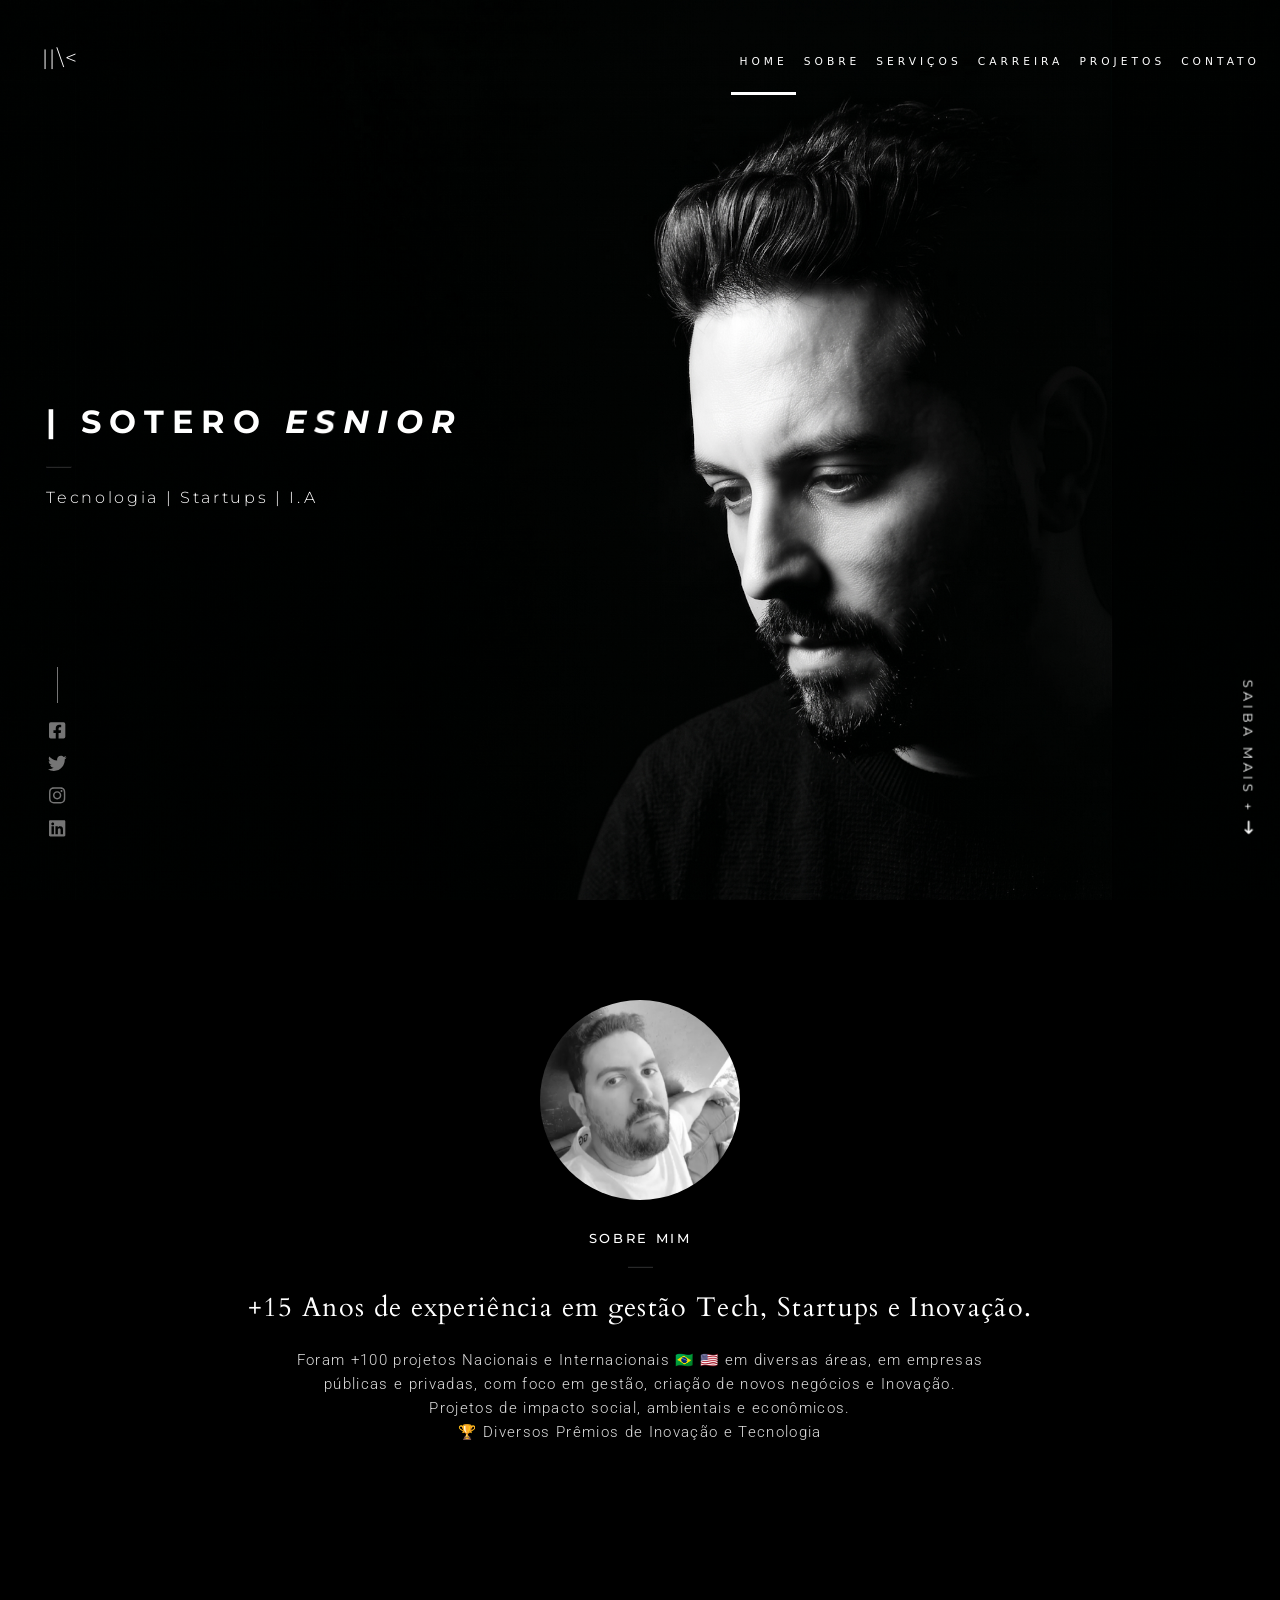
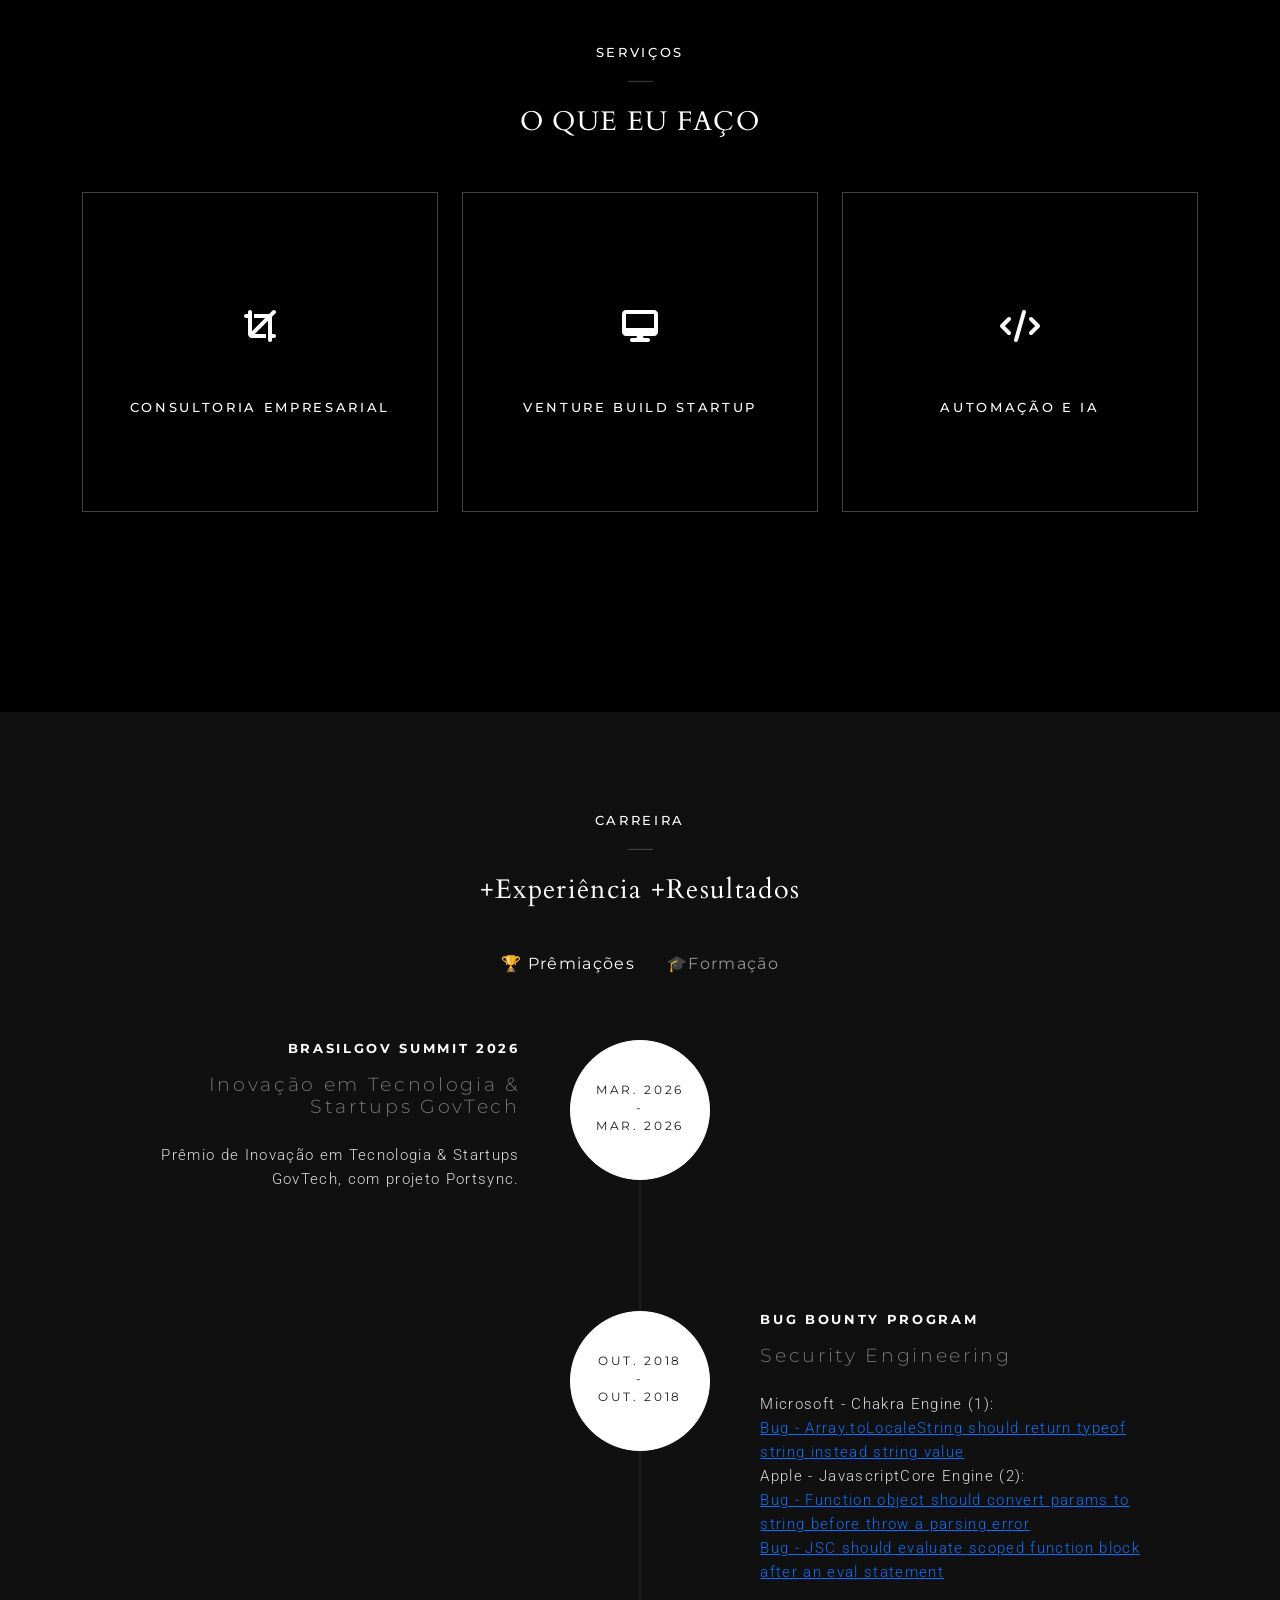
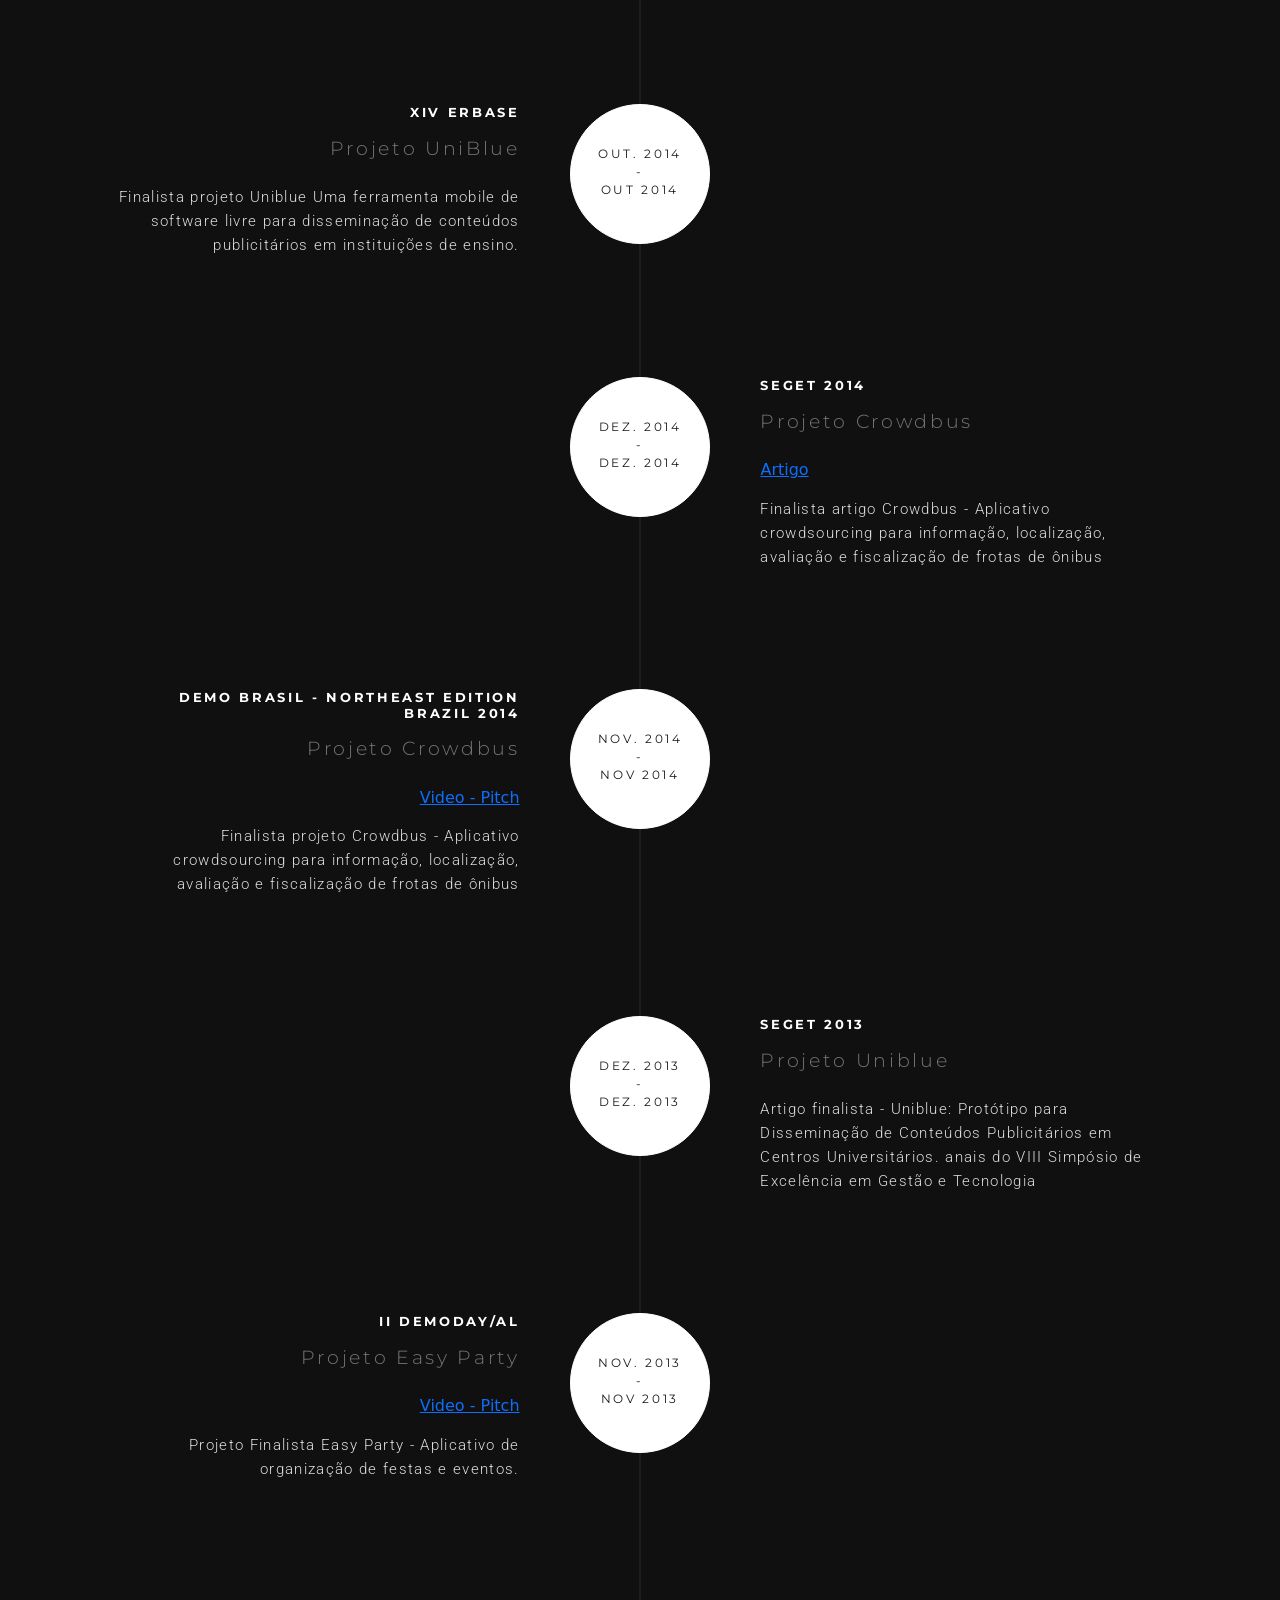
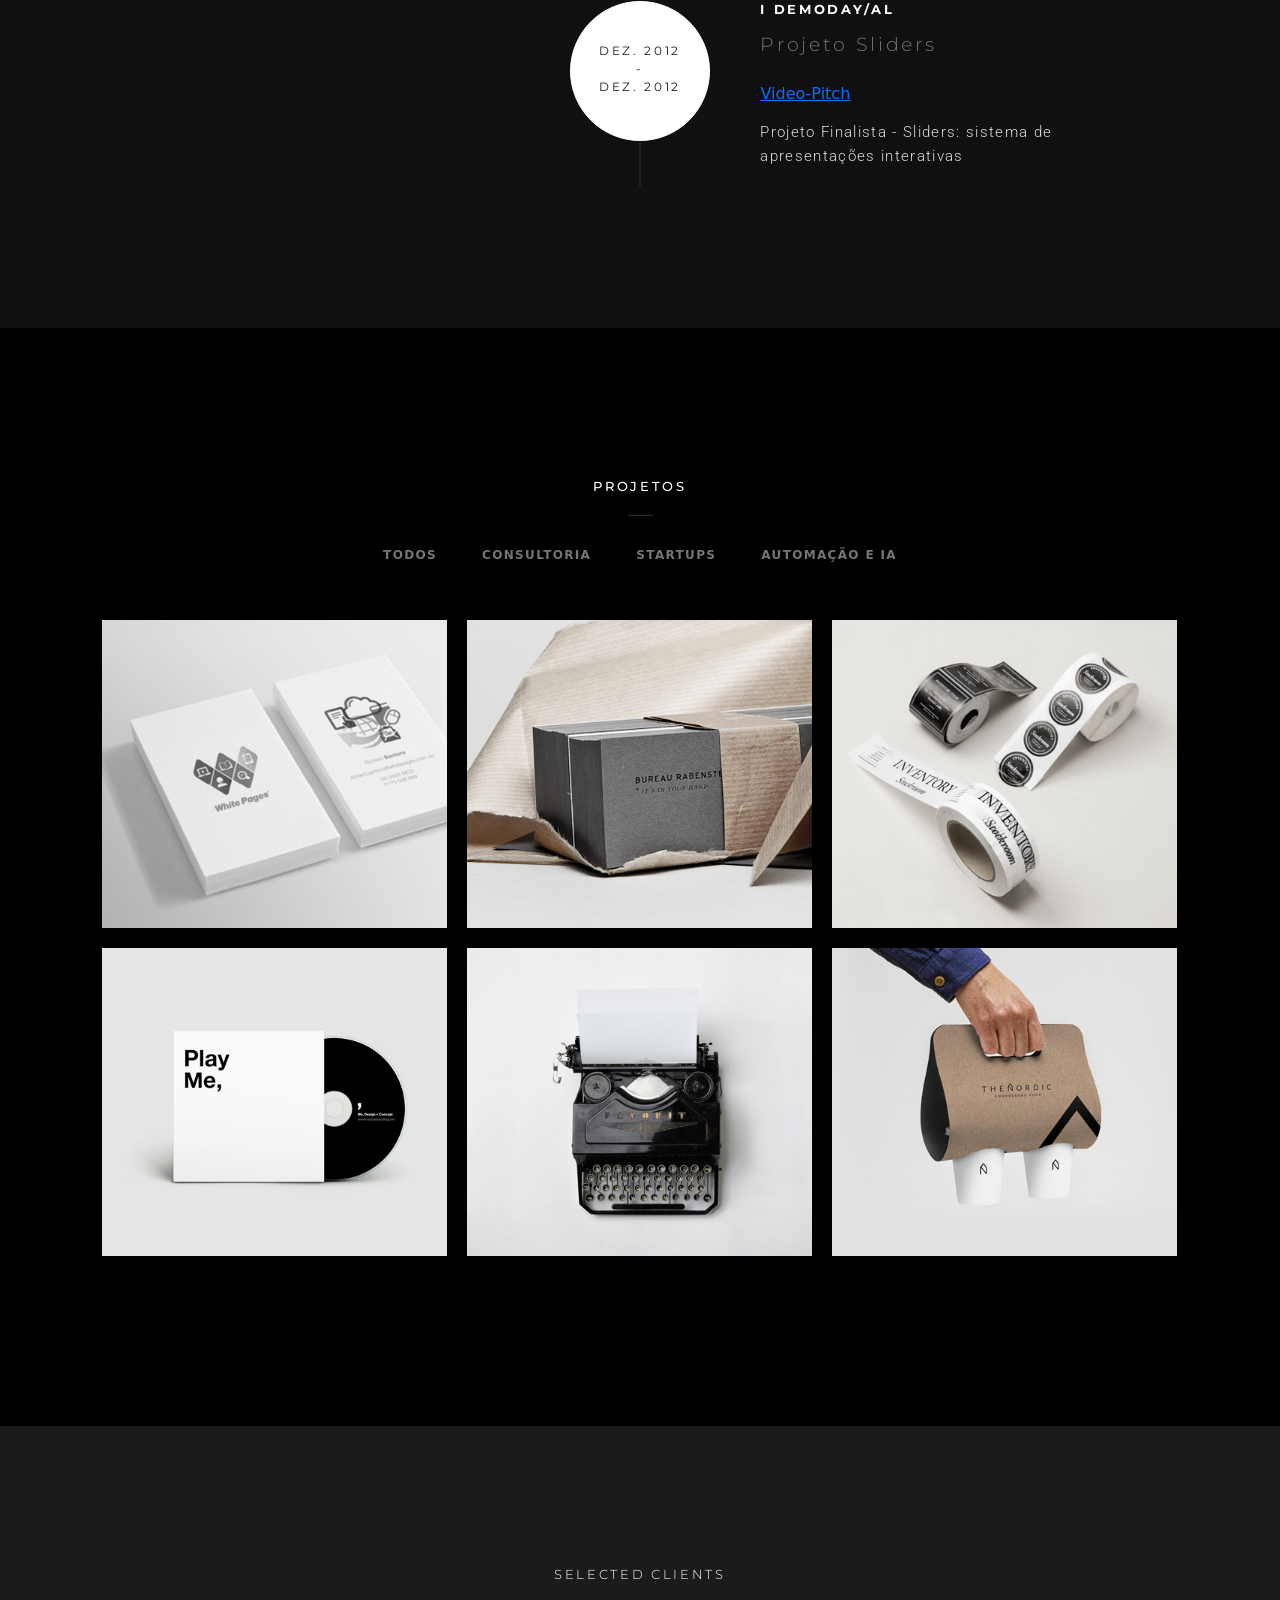
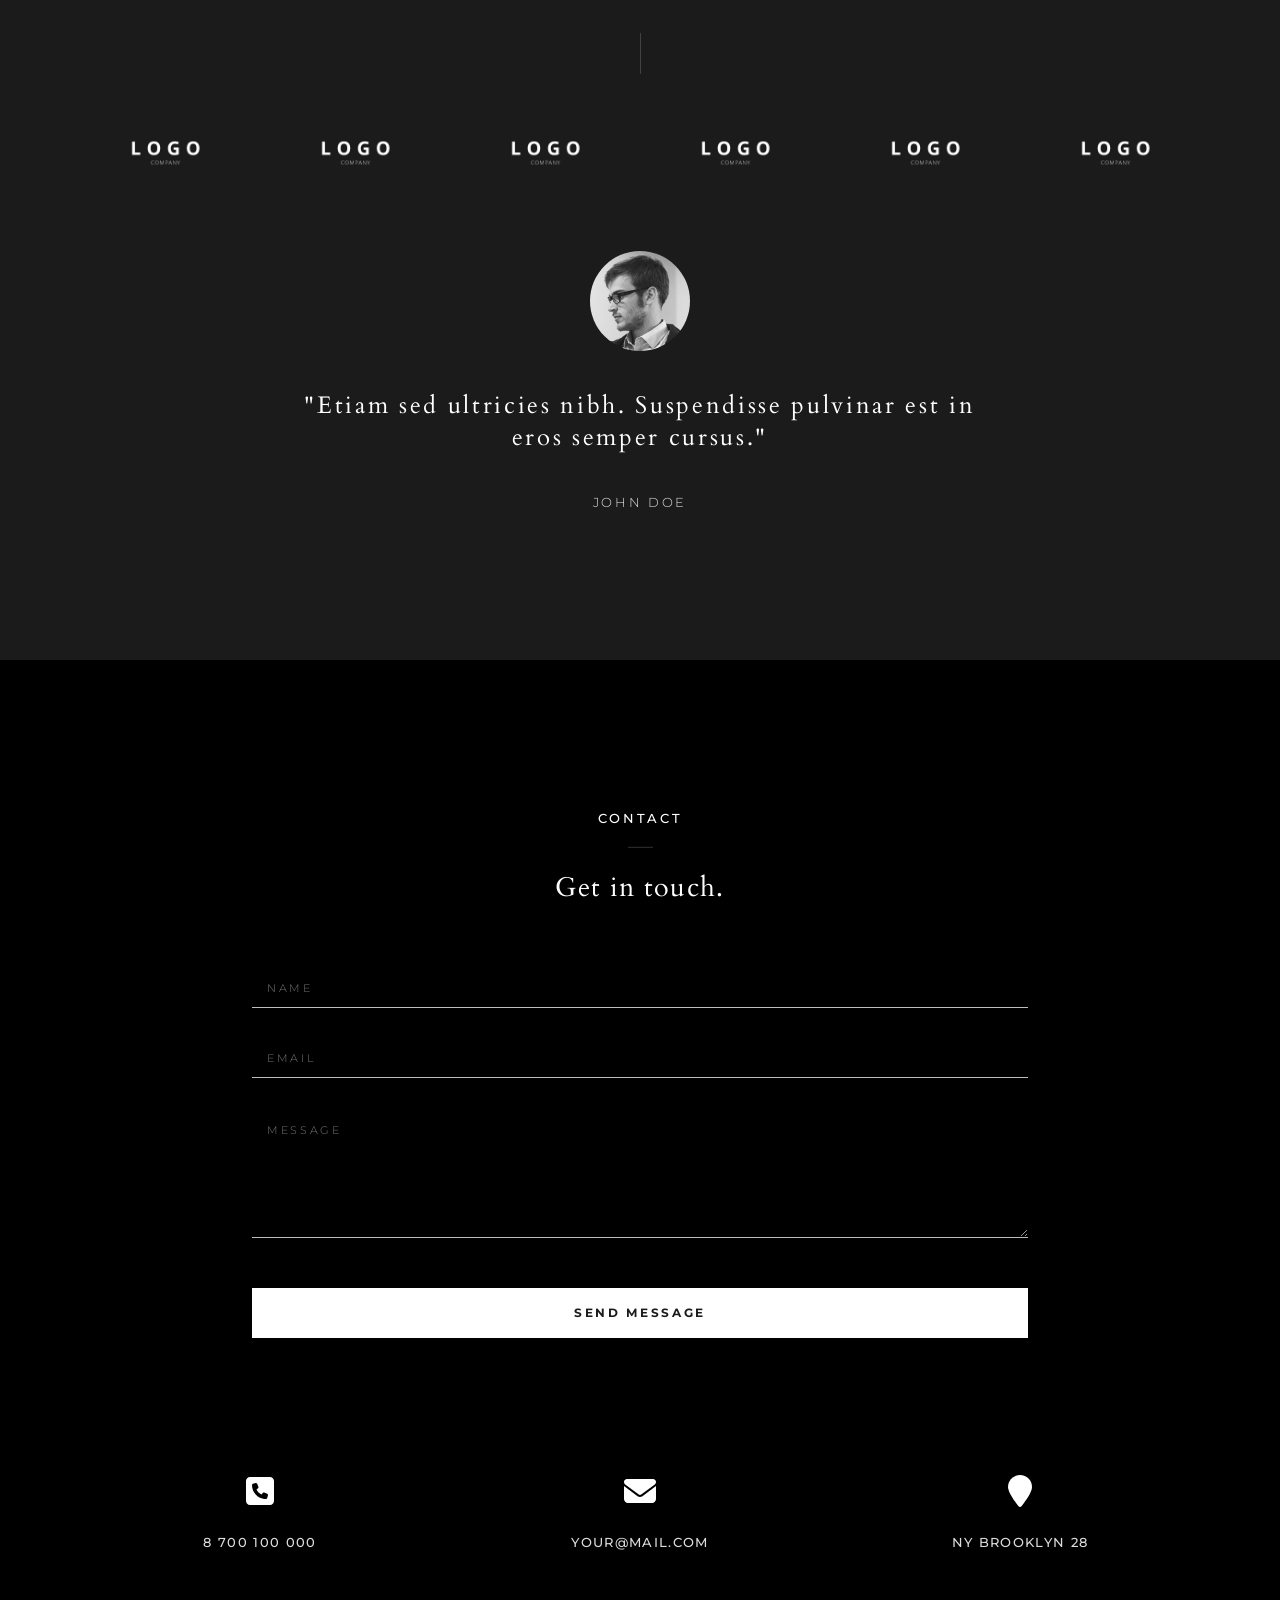
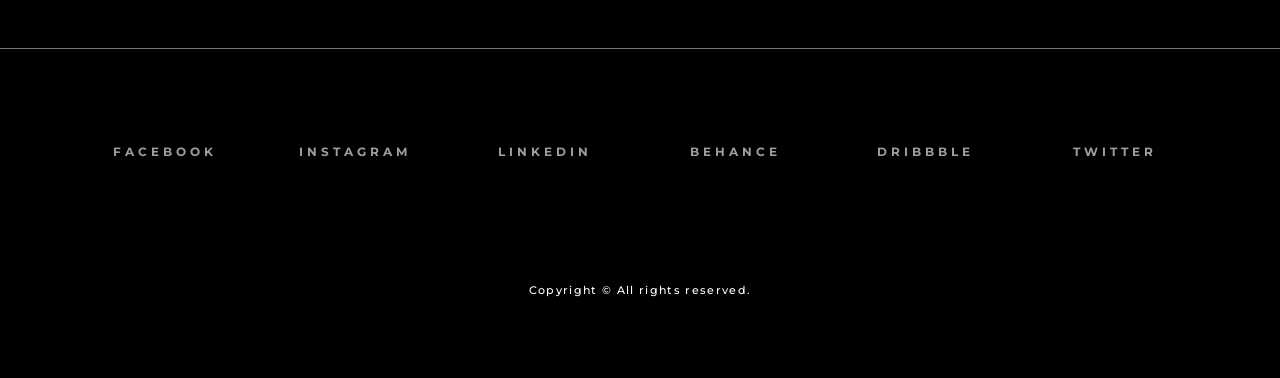
<file: index.html>
<!DOCTYPE html>
<html lang="en">
   <head>
      <meta charset="utf-8">
      <meta http-equiv="X-UA-Compatible" content="IE=edge">
      <meta name="viewport" content="width=device-width, initial-scale=1">
      <!-- The above 3 meta tags *must* come first in the head; any other head content must come *after* these tags -->
      <title>Sotero Junior - Tecnologia | Startups | I.A</title>
      <!-- Bootstrap -->
      <link href="css/bootstrap.min.css" rel="stylesheet">
      <!-- Main CSS -->
      <link href="css/main.css" rel="stylesheet">
      <!-- Pushy CSS -->
      <link rel="stylesheet" href="css/pushy.css">
      <!-- Font-Awesome CSs -->
      <link rel="stylesheet" type="text/css" href="css/fontawesome.css">
      <link rel="stylesheet" href="css/ionicons.min.css">
      <!-- NORMALIZE CSS -->
      <link rel="stylesheet" href="css/normalize.css">
      <!-- Magnific Popup CSS -->
      <link rel="stylesheet" href="css/magnific-popup.css">
      <!-- Animated Headline CSs -->
      <link rel="stylesheet" href="css/jquery.animatedheadline.css">
      <link rel="stylesheet" href="css/swiper-bundle.min.css">
      <!-- Google Fonts -->
      <link rel="preconnect" href="https://fonts.gstatic.com">
      <link href="https://fonts.googleapis.com/css2?family=Cardo&display=swap" rel="stylesheet">
      <link href="https://fonts.googleapis.com/css?family=Montserrat" rel="stylesheet">
      <link href="https://fonts.googleapis.com/css?family=Roboto:300,400,500,700,900" rel="stylesheet">
      <!-- HTML5 shim and Respond.js for IE8 support of HTML5 elements and media queries -->
      <!-- WARNING: Respond.js doesn't work if you view the page via file:// -->
      <!--[if lt IE 9]>
      <script src="https://oss.maxcdn.com/html5shiv/3.7.2/html5shiv.min.js"></script>
      <script src="https://oss.maxcdn.com/respond/1.4.2/respond.min.js"></script>
      <![endif]-->
   </head>
   <body>

       <!-- Preloader -->
      <div class="preloader-wrap">
         <div class="preloader">
            <div class="lines">
               <div class="line line-1"></div>
               <div class="line line-2"></div>
               <div class="line line-3"></div>
            </div>
         </div>
      </div>
      
      <!-- Header Section --> 
      <div class="parallax-window" id="header" data-parallax="scroll" data-image-src="img/bg.jpg">
         <div class="container">
            <div class="row">
            <div class="col-md-12 col-xs-12">
               <!-- Navigation Sidebar -->
               <nav class="navbar fixed-top navbar-expand-lg">
                  <div class="container-fluid">
                     <a class="navbar-brand" href="#header">||\<</a>
                     <button class="navbar-toggler" type="button" data-bs-toggle="collapse" data-bs-target="#navbarNav" aria-controls="navbarNav" aria-expanded="false" aria-label="Toggle navigation">
                     <span class="navbar-toggler-icon"><i class="fa-solid fa-bars"></i></span>
                     </button>
                     <div class="collapse navbar-collapse" id="navbarNav">
                        <ul class="navbar-nav ms-auto" id="navbar-nav">
                           <li>
                              <a class="nav-link" href="#header">HOME</a>
                           </li>
                           <li>
                              <a class="nav-link" href="#about">SOBRE</a>
                           </li>
                           <li>
                              <a class="nav-link" href="#services">SERVIÇOS</a>
                           </li>
                           <li>
                              <a class="nav-link" href="#resume">CARREIRA</a>
                           </li>
                           <li>
                              <a class="nav-link" href="#work">PROJETOS</a>
                           </li>
                           <li>
                              <a class="nav-link" href="#contact">CONTATO</a>
                           </li>
                        </ul>
                     </div>
                  </div>
               </nav>

               <div class="header-wrapper">
                  <div class="col-md-12 col-xs-12">
                     <div class="selector">
                        <h1 class="ah-headline">
                           <span>| Sotero</span>
                           <span class="ah-words-wrapper">
                              <b class="is-visible">Junior</b>
                              <b>Estratégia &amp; Tech</b>
                              <b>Startups</b>
                              <b>Automação &amp; I.A</b>
                           </span>
                        </h1>
                     </div>
                     <hr class="line">
                     <h2>Tecnologia | Startups | I.A</h2>
                  </div>
               </div>

               <ul class="home-social">
                  <li>
                     <a href="https://www.facebook.com/soterojunior"><i class="fa-brands fa-facebook-square"></i></a>
                  </li>
                  <li>
                     <a href="https://x.com/soterojunior"><i class="fa-brands fa-twitter"></i></a>
                  </li>
                  <li>
                     <a href="https://www.instagram.com/soterojunior"><i class="fa-brands fa-instagram"></i></a>
                  </li>
                  <li>
                     <a href="https://www.linkedin.com/in/soterojunior/"><i class="fa-brands fa-linkedin"></i></a>
                  </li>
               </ul>
               <div class="scrolldown">
                  <a href="#about" class="scroll-icon smoothscroll">    
                  Saiba Mais +      
                  <i class="fa fa-long-arrow-right" aria-hidden="true"></i>
                  </a>
               </div>
            </div>
            </div>
         </div>
      </div>

<!-- Main wrapper Section -->
<div class="main-wrapper">

      <!-- About Section --> 
      <div class="about" id="about">
         <div class="container">
            <div class="row">
               <div class="col-md-12 col-xs-12 text-center">
                  <div class="userpic">
                     <img src="img/user-02.jpg" class="img-fluid" alt="avatar">
                  </div>
               </div>
               <div class="col-lg-12 col-md-12 col-xs-12 text-center">
                  <h4 class="title">Sobre Mim</h4>
                  <hr class="line">
                  <p class="title-text">+15 Anos de experiência em gestão Tech, Startups e Inovação.</p>
               </div>
               <div class="col-md-12 col-xs-12 text-center">
                  <p class="bio-text">Foram +100 projetos Nacionais e Internacionais 🇧🇷 🇺🇲 em diversas áreas, em empresas públicas e privadas, com foco em gestão, criação de novos negócios e Inovação. <br>Projetos de impacto social, ambientais e econômicos. <br> 🏆 Diversos Prêmios de Inovação e Tecnologia</p>
               </div>
            </div>
         </div>
      </div>
      <!-- Skills Section 
         <div class="container">
            <div class="row">
               <div class="col-md-3 col-sm-6 skill">
                  <span class="chart" data-percent="95"> <span class="percent">95</span> </span>
                  <h5>HTML5</h5>
               </div>
               <div class="col-md-3 col-sm-6 skill">
                  <span class="chart" data-percent="85"> <span class="percent">85</span> </span>
                  <h5>CSS</h5>
               </div>
               <div class="col-md-3 col-sm-6 skill">
                  <span class="chart" data-percent="80"> <span class="percent">80</span> </span>
                  <h5>JAVASCRIPT</h5>
               </div>
               <div class="col-md-3 col-sm-6 skill">
                  <span class="chart" data-percent="80"> <span class="percent">80</span> </span>
                  <h5>WORDPRESS</h5>
               </div>
            </div>
         </div>
      </div>-->
      <div class="services" id="services">
         <div class="container">
            <div class="row">
               <div class="col-lg-12 col-md-12 col-xs-12 text-center">
                  <h4 class="title">Serviços</h4>
                  <hr class="line">
                  <p class="title-text">O QUE EU FAÇO</p>
               </div>
               <div class="col-md-4">
                  <div class="service-wrap">
                     <div class="icon">
                        <i class="fa fa-crop" aria-hidden="true"></i>
                     </div>
                     <h4 class="heading">Consultoria Empresarial</h4>
                     <p class="description">Consultoria em gestão, criação de novos negócios e Inovação.</p>
                  </div>
               </div>
               <div class="col-md-4">
                  <div class="service-wrap">
                     <div class="icon">
                        <i class="fa fa-desktop" aria-hidden="true"></i>
                     </div>
                     <h4 class="heading">Venture Build Startup</h4>
                     <p class="description">Criação de novos negócios e startups, com foco em impacto social, ambiental e econômico.</p>
                  </div>
               </div>
               <div class="col-md-4">
                  <div class="service-wrap">
                     <div class="icon">
                        <i class="fa fa-code" aria-hidden="true"></i>
                     </div>
                     <h4 class="heading">Automação e IA</h4>
                     <p class="description">Automação e IA para otimizar processos e aumentar a produtividade.</p>
                  </div>
               </div>
            </div>
         </div>
      </div>

      <!-- Resume Section -->
      <div class="resume" id="resume">
         <div class="container">
            <div class="row text-center">

               <div class="col-lg-12 col-md-12 col-xs-12">
                  <h4 class="title">Carreira</h4>
                  <hr class="line">
                  <p class="title-text">+Experiência  +Resultados</p>
               </div>

               <div class="col-lg-12">
                    <!-- Nav tabs -->
                  <ul class="nav nav-tabs" id="myTab" role="tablist">
                     <li class="nav-item borderFade" role="presentation">
                        <button class="nav-link active" id="home-tab" data-bs-toggle="tab" data-bs-target="#home" type="button" role="tab" aria-controls="home" aria-selected="true">🏆 Prêmiações</button>
                     </li>
                     <li class="nav-item borderFade" role="presentation">
                        <button class="nav-link" id="profile-tab" data-bs-toggle="tab" data-bs-target="#profile" type="button" role="tab" aria-controls="profile" aria-selected="false">🎓Formação</button>
                     </li>
                  </ul>
                     
                     <div class="tab-content" id="pills-tabContent">
                        <div class="tab-pane fade show active" id="home" role="tabpanel" aria-labelledby="home-tab" tabindex="0">
                           <ul class="resume-list">
                              <li>
                                 <div class="timeline-image">
                                    <h4>Mar. 2026 <br>
                                       - <br>
                                       Mar. 2026 
                                    </h4>
                                 </div>
                                 <div class="timeline-panel">
                                    <div class="timeline-heading">
                                       <h4>BrasilGov Summit 2026</h4>
                                       <h4 class="subheading">Inovação em Tecnologia & Startups GovTech</h4>
                                    </div>
                                    <div class="timeline-body">
                                       <p>Prêmio de Inovação em Tecnologia & Startups GovTech, com projeto Portsync.</p>
                                    </div>
                                 </div>
                              </li>
                              <li class="timeline-inverted">
                                 <div class="timeline-image">
                                    <h4>Out. 2018 <br>
                                       - <br>
                                       Out. 2018 
                                    </h4>
                                 </div>
                                 <div class="timeline-panel">
                                    <div class="timeline-heading">
                                       <h4>Bug Bounty Program</h4>
                                       <h4 class="subheading">Security Engineering</h4>
                                    </div>
                                    <div class="timeline-body">
                                       <p>Microsoft - Chakra Engine (1):<br>
                                          <a href="https://github.com/chakra-core/ChakraCore/issues/5621">Bug - Array.toLocaleString should return typeof string instead string value</a>
                                       <br>
                                       Apple - JavascriptCore Engine (2):<br>
                                       <a href="https://bugs.webkit.org/show_bug.cgi?id=188874">Bug - Function object should convert params to string before throw a parsing error</a>
                                       <br><a href="https://bugs.webkit.org/show_bug.cgi?id=188930">Bug - JSC should evaluate scoped function block after an eval statement</a>  
                                       </p>
                                    </div>
                                 </div>
                              </li>
                              <li>
                                 <div class="timeline-image">
                                    <h4>Out. 2014 <br>
                                       - <br>
                                       Out 2014 
                                    </h4>
                                 </div>
                                 <div class="timeline-panel">
                                    <div class="timeline-heading">
                                       <h4>XIV ERBASE</h4>
                                       <h4 class="subheading">Projeto UniBlue</h4>
                                    </div>
                                    <div class="timeline-body">
                                       <p>Finalista projeto Uniblue Uma ferramenta mobile de software livre para disseminação de conteúdos publicitários em instituições de ensino.</p>
                                    </div>
                                 </div>
                              </li>
                              <li class="timeline-inverted">
                                 <div class="timeline-image">
                                    <h4>Dez. 2014 <br>
                                       - <br>
                                       Dez. 2014 
                                    </h4>
                                 </div>
                                 <div class="timeline-panel">
                                    <div class="timeline-heading">
                                       <h4>SEGeT 2014</h4>
                                       <h4 class="subheading">Projeto Crowdbus</h4>
                                    </div>
                                    <div class="timeline-body">
                                       <a href="https://www.aedb.br/seget/arquivos/artigos14/41620481.pdf">Artigo</a>
                                       <p>Finalista artigo Crowdbus - Aplicativo crowdsourcing para informação, localização, avaliação e fiscalização de frotas de ônibus</p>
                                    </div>
                                 </div>
                              </li>
                              <li>
                                 <div class="timeline-image">
                                    <h4>Nov. 2014 <br>
                                       - <br>
                                       Nov 2014 
                                    </h4>
                                 </div>
                                 <div class="timeline-panel">
                                    <div class="timeline-heading">
                                       <h4>DEMO BRASIL - Northeast Edition Brazil 2014</h4>
                                       <h4 class="subheading">Projeto Crowdbus</h4>
                                    </div>
                                    <div class="timeline-body">
                                       <a href="https://www.youtube.com/watch?v=1P8RLC0diGE">Video - Pitch</a>
                                       <p>Finalista projeto Crowdbus - Aplicativo crowdsourcing para informação, localização, avaliação e fiscalização de frotas de ônibus</p>
                                    </div>
                                 </div>
                              </li>
                              <li class="timeline-inverted">
                                 <div class="timeline-image">
                                    <h4>Dez. 2013 <br>
                                       - <br>
                                       Dez. 2013 
                                    </h4>
                                 </div>
                                 <div class="timeline-panel">
                                    <div class="timeline-heading">
                                       <h4>SEGeT 2013</h4>
                                       <h4 class="subheading">Projeto Uniblue</h4>
                                    </div>
                                    <div class="timeline-body">
                                       <p>Artigo finalista - Uniblue: Protótipo para Disseminação de Conteúdos Publicitários em Centros Universitários. anais do VIII Simpósio de Excelência em Gestão e Tecnologia</p>
                                    </div>
                                 </div>
                              </li>
                              <li>
                                 <div class="timeline-image">
                                    <h4>Nov. 2013 <br>
                                       - <br>
                                       Nov 2013 
                                    </h4>
                                 </div>
                                 <div class="timeline-panel">
                                    <div class="timeline-heading">
                                       <h4>II DEMODAY/AL</h4>
                                       <h4 class="subheading">Projeto Easy Party</h4>
                                    </div>
                                    <div class="timeline-body">
                                       <a href="https://www.youtube.com/watch?v=qBgY3W0DgHA">Video - Pitch</a>
                                       <p>Projeto Finalista Easy Party - Aplicativo de organização de festas e eventos.</p>
                                    </div>
                                 </div>
                              </li>
                              <li class="timeline-inverted">
                                 <div class="timeline-image">
                                    <h4>Dez. 2012 <br>
                                       - <br>
                                       Dez. 2012 
                                    </h4>
                                 </div>
                                 <div class="timeline-panel">
                                    <div class="timeline-heading">
                                       <h4>I DEMODAY/AL</h4>
                                       <h4 class="subheading">Projeto Sliders</h4>
                                    </div>
                                    <div class="timeline-body">
                                       <a href="https://www.youtube.com/watch?v=hTHidU1rwTg">Video-Pitch</a>
                                       <p>Projeto Finalista - Sliders: sistema de apresentações interativas</p>
                                    </div>
                                 </div>
                              </li>
                           </ul>
                        </div>

                        <div class="tab-pane fade" id="profile" role="tabpanel" aria-labelledby="profile-tab" tabindex="0">
                           <ul class="resume-list">
                              <li class="timeline-inverted">
                                 <div class="timeline-image">
                                    <h4>Jun. 2018 <br>
                                       - <br>
                                       Set. 2020 
                                    </h4>
                                 </div>
                                 <div class="timeline-panel">
                                    <div class="timeline-heading">
                                       <h4>Universidade Federal de Pernambuco - UFPE/Cin</h4>
                                       <h4 class="subheading">Mestrado em Engenharia de Software</h4>
                                    </div>
                                    <div class="timeline-body">
                                       <p>Engenharia de Software, com ênfase em desenvolvimento de software e soluções de TI.</p>
                                    </div>
                                 </div>
                              </li>
                              <li>
                                 <div class="timeline-image">
                                    <h4>Mar. 2017 <br>
                                       - <br>
                                       Nov. 2017 
                                    </h4>
                                 </div>
                                 <div class="timeline-panel">
                                    <div class="timeline-heading">
                                       <h4>PUC-RIO</h4>
                                       <h4 class="subheading">Especialização em Cryptocurrency Market</h4>
                                    </div>
                                    <div class="timeline-body">
                                       <p>Cryptocurrency Market, com ênfase em mercado de criptomoedas e blockchain.</p>
                                    </div>
                                 </div>
                              </li>
                              <li class="timeline-inverted">
                                 <div class="timeline-image">
                                    <h4>Abr. 2013 <br>
                                       - <br>
                                       Out. 2015 
                                    </h4>
                                 </div>
                                 <div class="timeline-panel">
                                    <div class="timeline-heading">
                                       <h4>Universidade Federal de Alagoas</h4>
                                       <h4 class="subheading">Pós Graduação em Gestão de Projetos e Administração pública</h4>
                                    </div>
                                    <div class="timeline-body">
                                       <p>Gestão de Projetos e Administração pública, com ênfase em gestão de tecnologia e inovação no setor público.</p>
                                    </div>
                                 </div>
                              </li>
                              <li>
                                 <div class="timeline-image">
                                    <h4>Set. 2010 <br>
                                       - <br>
                                       Ago. 2011 
                                    </h4>
                                 </div>
                                 <div class="timeline-panel">
                                    <div class="timeline-heading">
                                       <h4>CESAR School</h4>
                                       <h4 class="subheading">Pós Graduação em Segurança da Informação</h4>
                                    </div>
                                    <div class="timeline-body">
                                       <p>Segurança da Informação, com ênfase em proteção de dados e sistemas de informação.</p>
                                    </div>
                                 </div>
                              </li>
                              <li class="timeline-inverted">
                                 <div class="timeline-image">
                                    <h4>Jul. 2008 <br>
                                       - <br>
                                       Ago. 2012 
                                    </h4>
                                 </div>
                                 <div class="timeline-panel">
                                    <div class="timeline-heading">
                                       <h4>Centro Universitário CESMAC</h4>
                                       <h4 class="subheading">Bacharel em Analise de Sistemas</h4>
                                    </div>
                                    <div class="timeline-body">
                                       <p>Formação em Analise de Sistemas, com ênfase em desenvolvimento de software e soluções de TI.</p>
                                    </div>
                                 </div>
                              </li>
                           </ul>
                        </div>

                     </div><!-- Tab row div end -->
               </div>
            </div>
         </div>
      </div>
      
      <!-- Portfolio Section -->
      <div class="work" id="work">
         <div class="container">
            <div class="row">

               <div class="col-md-12 col-xs-12 text-center">
                  <h4 class="title">PROJETOS</h4>
                  <hr class="line">
                  <ul>
                     <li class="borderFade" data-filter="all"> TODOS </li>
                     <li class="borderFade" data-filter="1"> CONSULTORIA </li>
                     <li class="borderFade" data-filter="2"> STARTUPS </li>
                     <li class="borderFade" data-filter="3"> AUTOMAÇÃO E IA </li>
                  </ul>
               </div>

               <div class="col-md-12 col-xs-12">
                  <div class="filtr-container">

                     <div class="no-padding col-md-4 filtr-item" data-category="2, 3" data-sort="value">
                        <a class="image" href="img/portfolio-img1.jpg">
                           <div class="portfolio-thumb">
                              <img src="img/portfolio-img1.jpg" class="img-fluid" alt="project">
                              <div class="portfolio-overlay">
                                 <div class="portfolio-item">
                                    <h3>IMAGE</h3>
                                 </div>
                              </div>
                           </div>
                        </a>
                     </div>
                     <div class="no-padding col-md-4 filtr-item" data-category="2, 1" data-sort="value">
                        <a class="image" href="img/portfolio-img2.jpg">
                           <div class="portfolio-thumb">
                              <img src="img/portfolio-img2.jpg" class="img-fluid" alt="project">
                              <div class="portfolio-overlay">
                                 <div class="portfolio-item">
                                    <h3>IMAGE</h3>
                                 </div>
                              </div>
                           </div>
                        </a>
                     </div>

                     <div class="no-padding col-md-4 filtr-item" data-category="1, 3" data-sort="value">
                        <a class="popup-youtube" href="https://www.youtube.com/watch?v=J0RBU1u5OTM">
                           <div class="portfolio-thumb">
                              <img src="img/portfolio-img3.jpg" class="img-fluid" alt="project">
                              <div class="portfolio-overlay">
                                 <div class="portfolio-item">
                                    <h3>YOUTUBE VIDEO</h3>
                                 </div>
                              </div>
                           </div>
                        </a>
                     </div>

                     <div class="no-padding col-md-4 filtr-item" data-category="1" data-sort="value">
                        <a class="popup-vimeo" href="https://vimeo.com/158284739">
                           <div class="portfolio-thumb">
                              <img src="img/portfolio-img4.jpg" class="img-fluid" alt="project">
                              <div class="portfolio-overlay">
                                 <div class="portfolio-item">
                                    <h3>VIMEO VIDEO</h3>
                                 </div>
                              </div>
                           </div>
                        </a>
                     </div>

                     <div class="no-padding col-md-4 filtr-item" data-category="2" data-sort="value">
                        <a href="project.html">
                           <div class="portfolio-thumb">
                              <img src="img/portfolio-img5.jpg" class="img-fluid" alt="project">
                              <div class="portfolio-overlay">
                                 <div class="portfolio-item">
                                    <h3>PROJECT PAGE</h3>
                                 </div>
                              </div>
                           </div>
                        </a>
                     </div>

                     <div class="no-padding col-md-4 filtr-item" data-category="3" data-sort="value">
                        <a href="project.html">
                           <div class="portfolio-thumb">
                              <img src="img/portfolio-img6.jpg" class="img-fluid" alt="project">
                              <div class="portfolio-overlay">
                                 <div class="portfolio-item">
                                    <h3>PROJECT PAGE</h3>
                                 </div>
                              </div>
                           </div>
                        </a>
                     </div>

                  </div>
               </div>
               
            </div>
         </div>
      </div>
      <!-- Client Logos Section --> 
      <div class="clients" id="clients">
         <div class="container">
            <div class="row">
               <div class="col-md-12 col-xs-12 text-center">
                  <h3>SELECTED CLIENTS</h3>
                  <hr class="line">
               </div>
               <div class="col-md-2 col-xs-12 text-center">
                  <img src="img/logo.png" class="logos" alt="client">
               </div>
               <div class="col-md-2 col-xs-12 text-center">
                  <img src="img/logo.png" class="logos" alt="client">
               </div>
               <div class="col-md-2 col-xs-12 text-center">
                  <img src="img/logo.png" class="logos" alt="client">
               </div>
               <div class="col-md-2 col-xs-12 text-center">
                  <img src="img/logo.png" class="logos" alt="client">
               </div>
               <div class="col-md-2 col-xs-12 text-center">
                  <img src="img/logo.png" class="logos" alt="client">
               </div>
               <div class="col-md-2 col-xs-12 text-center">
                  <img src="img/logo.png" class="logos" alt="client">
               </div>
            </div>
         </div>
      </div>
      <!-- Clients Review Section -->
      <div class="review">
         <div class="swiper">
            <div class="swiper-wrapper">
               <div class="swiper-slide">
                  <div class="review-wrap">
                     <img src="img/user-01.jpg" class="img-fluid" alt="Client Name"> 
                     <p class="review-text">"Etiam sed ultricies nibh. Suspendisse pulvinar est in eros semper cursus."</p>
                     <h4>JOHN DOE</h4>
                  </div>
               </div>
               <div class="swiper-slide">
                  <div class="review-wrap">
                     <img src="img/user-02.jpg" class="img-fluid" alt="Client Name">
                     <p class="review-text">"Etiam sed ultricies nibh. Suspendisse pulvinar est in eros semper cursus."</p>
                     <h4>JOHN DOE</h4>
                  </div>
               </div>
               <div class="swiper-slide">
                  <div class="review-wrap">
                     <img src="img/user-03.jpg" class="img-fluid" alt="Client Name"> 
                     <p class="review-text">"Etiam sed ultricies nibh. Suspendisse pulvinar est in eros semper cursus."</p>
                     <h4>JOHN DOE</h4>
                  </div>
               </div>
            </div>
         </div>
      </div>
      <!-- Contact Form Section -->
      <div class="contact" id="contact">
         <div class="container">
            <div class="row">
               <div class="col-lg-12 col-md-12 col-xs-12 text-center">
                  <h4 class="title">Contact</h4>
                  <hr class="line">
                  <p class="title-text">Get in touch.</p>
               </div>
               <div class="col-md-12 col-sm-12 col-xs-12 text-center">
                  <form id="form">
                     <input type="text" class="text" name="name" placeholder="NAME" required /><br />
                     <input type="text" class="email" name="phone" placeholder="EMAIL" required /><br />
                     <textarea class="msg" name="text" placeholder="MESSAGE" required></textarea>
                     <button class="btn">SEND MESSAGE</button>
                  </form>
               </div>
            </div>
         </div>
      </div>
      <!-- Contact Info Section -->
      <div class="info" id="info">
         <div class="container">
            <div class="row text-center">
               <div class="col-md-4 col-sm-4 col-xs-12">
                  <div class="phone">
                     <i class="fa fa-phone-square" aria-hidden="true"></i>
                     <h4>8 700 100 000</h4>
                  </div>
               </div>
               <div class="col-md-4 col-sm-4 col-xs-12">
                  <div class="email">
                     <i class="fa fa-envelope" aria-hidden="true"></i>
                     <h4>YOUR@MAIL.COM</h4>
                  </div>
               </div>
               <div class="col-md-4 col-sm-4 col-xs-12">
                  <div class="adress">
                     <i class="fa fa-map-marker" aria-hidden="true"></i>
                     <h4>NY BROOKLYN 28</h4>
                  </div>
               </div>
            </div>
         </div>
      </div>
      <!-- Social Section -->
      <div class="footer-social" id="footer-social">
         <div class="container">
            <div class="row text-center">
               <div class="col-lg-2 col-md-3 col-xs-12 swingHorizontal">
                  <a href="#">
                     <h4 class="facebook">facebook</h4>
                  </a>
               </div>
               <div class="col-lg-2 col-md-3 col-xs-12 swingHorizontal">
                  <a href="#">
                     <h4 class="insta">instagram</h4>
                  </a>
               </div>
               <div class="col-lg-2 col-md-3 col-xs-12 swingHorizontal">
                  <a href="#">
                     <h4 class="linked">linkedin</h4>
                  </a>
               </div>
               <div class="col-lg-2 col-md-3 col-xs-12 swingHorizontal">
                  <a href="#">
                     <h4 class="behance">behance</h4>
                  </a>
               </div>
               <div class="col-lg-2 col-md-3 col-xs-12 swingHorizontal">
                  <a href="#">
                     <h4 class="dribbble">dribbble</h4>
                  </a>
               </div>
               <div class="col-lg-2 col-md-3 col-xs-12 swingHorizontal">
                  <a href="#">
                     <h4 class="twitter">twitter</h4>
                  </a>
               </div>
            </div>
         </div>
      </div>
      <!-- Footer Section -->
      <footer>
         <div class="container">
            <div class="row">
               <div class="col-md-12 col-xs-12 text-center">
                  <h4>Copyright &copy; All rights reserved.</h4>
               </div>
            </div>
         </div>
      </footer>
</div>
      <script src="js/jquery-3.7.1.js"></script>
      <script src="js/jquery.waypoints.min.js"></script>
      <script src="js/bootstrap.min.js"></script>
      <script src="js/common.js"></script>
      <script src="js/particles.js"></script>
      <script src="js/easypiechart.js"></script>
      <script src="js/pushy.min.js"></script>
      <script src="js/parallax.min.js"></script>
      <script src="js/gumshoe.js"></script>
      <script src="js/swiper-bundle.min.js"></script>
      <script src="js/jquery.animatedheadline.min.js"></script>
      <script src="js/all.js"></script>
      <script src="js/jquery.magnific-popup.min.js"></script>
      <script src="js/jquery.filterizr.min.js"></script>
      <script src="js/main.js"></script>

      <!-- Gumshoe script -->
      <script>
         var spy = new Gumshoe('#navbar-nav a', {
            nested: true
         });
      </script>

   </body>
</html>
</file>
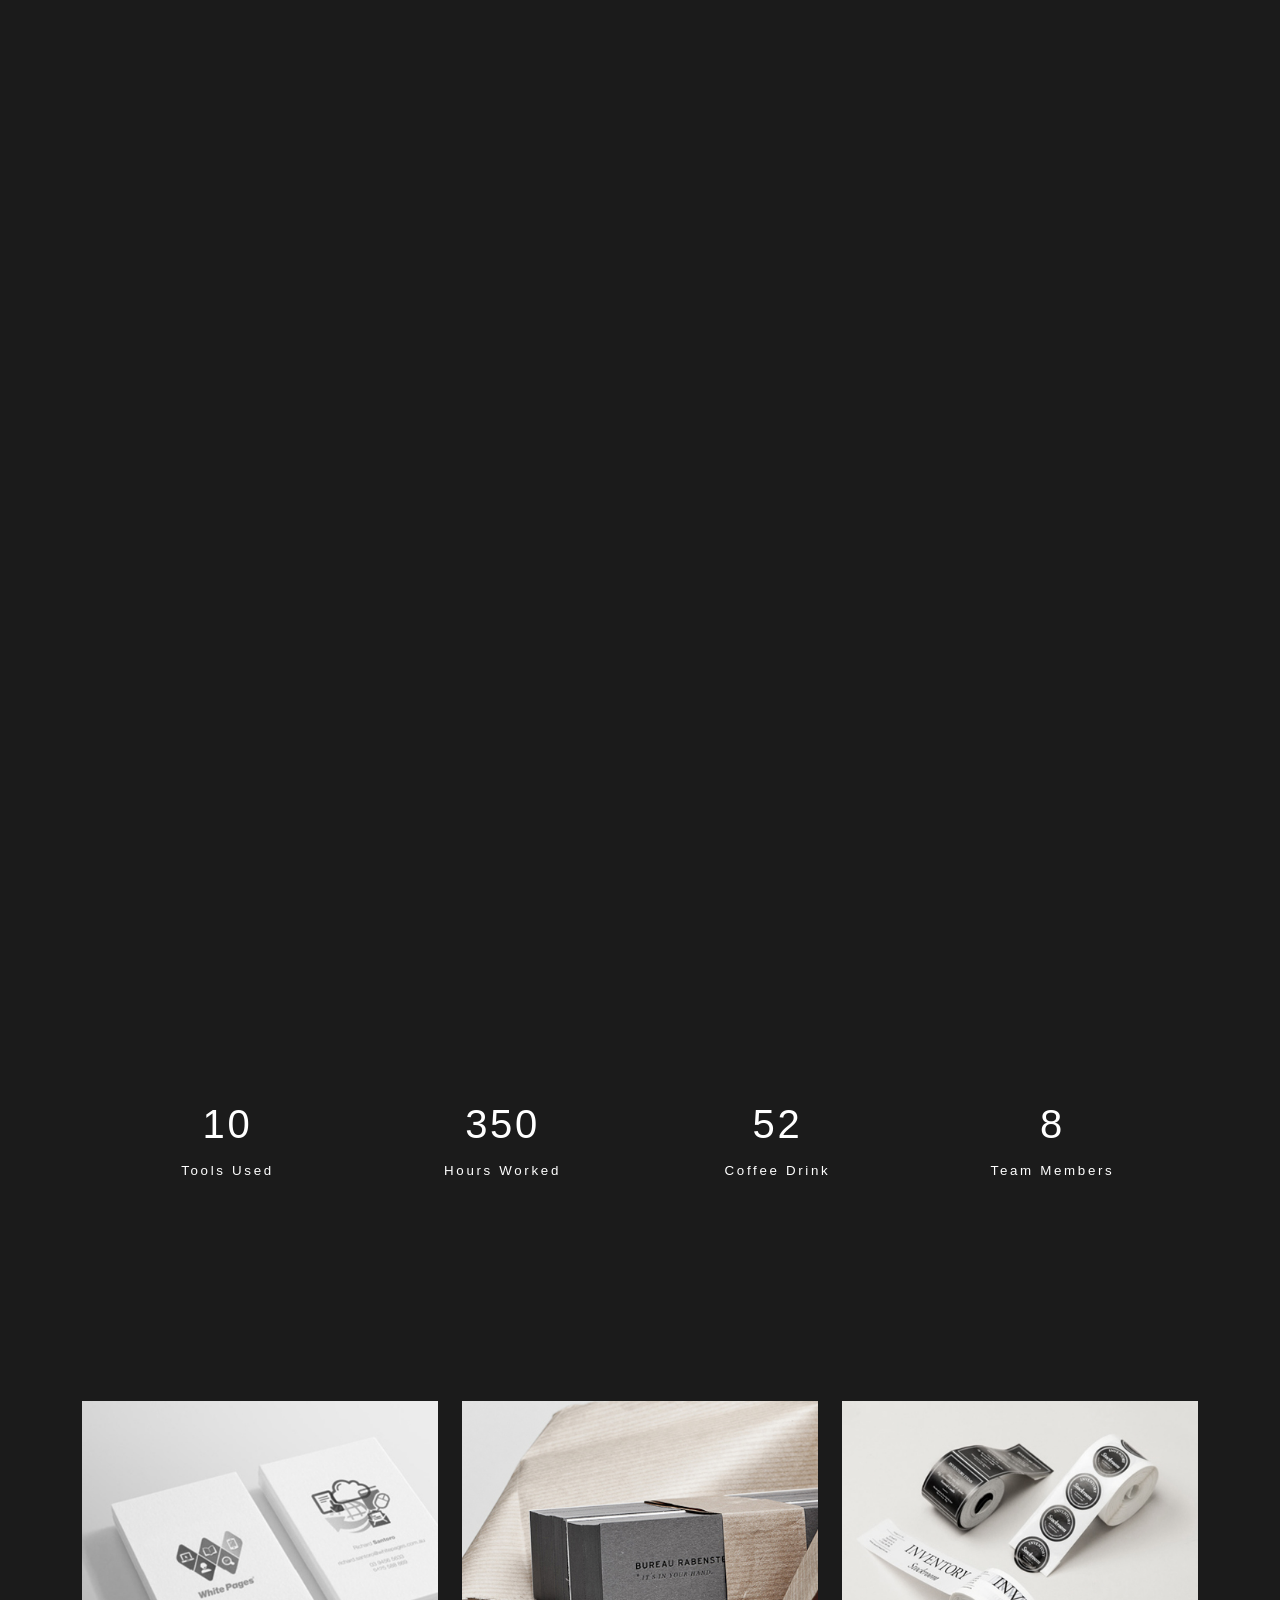
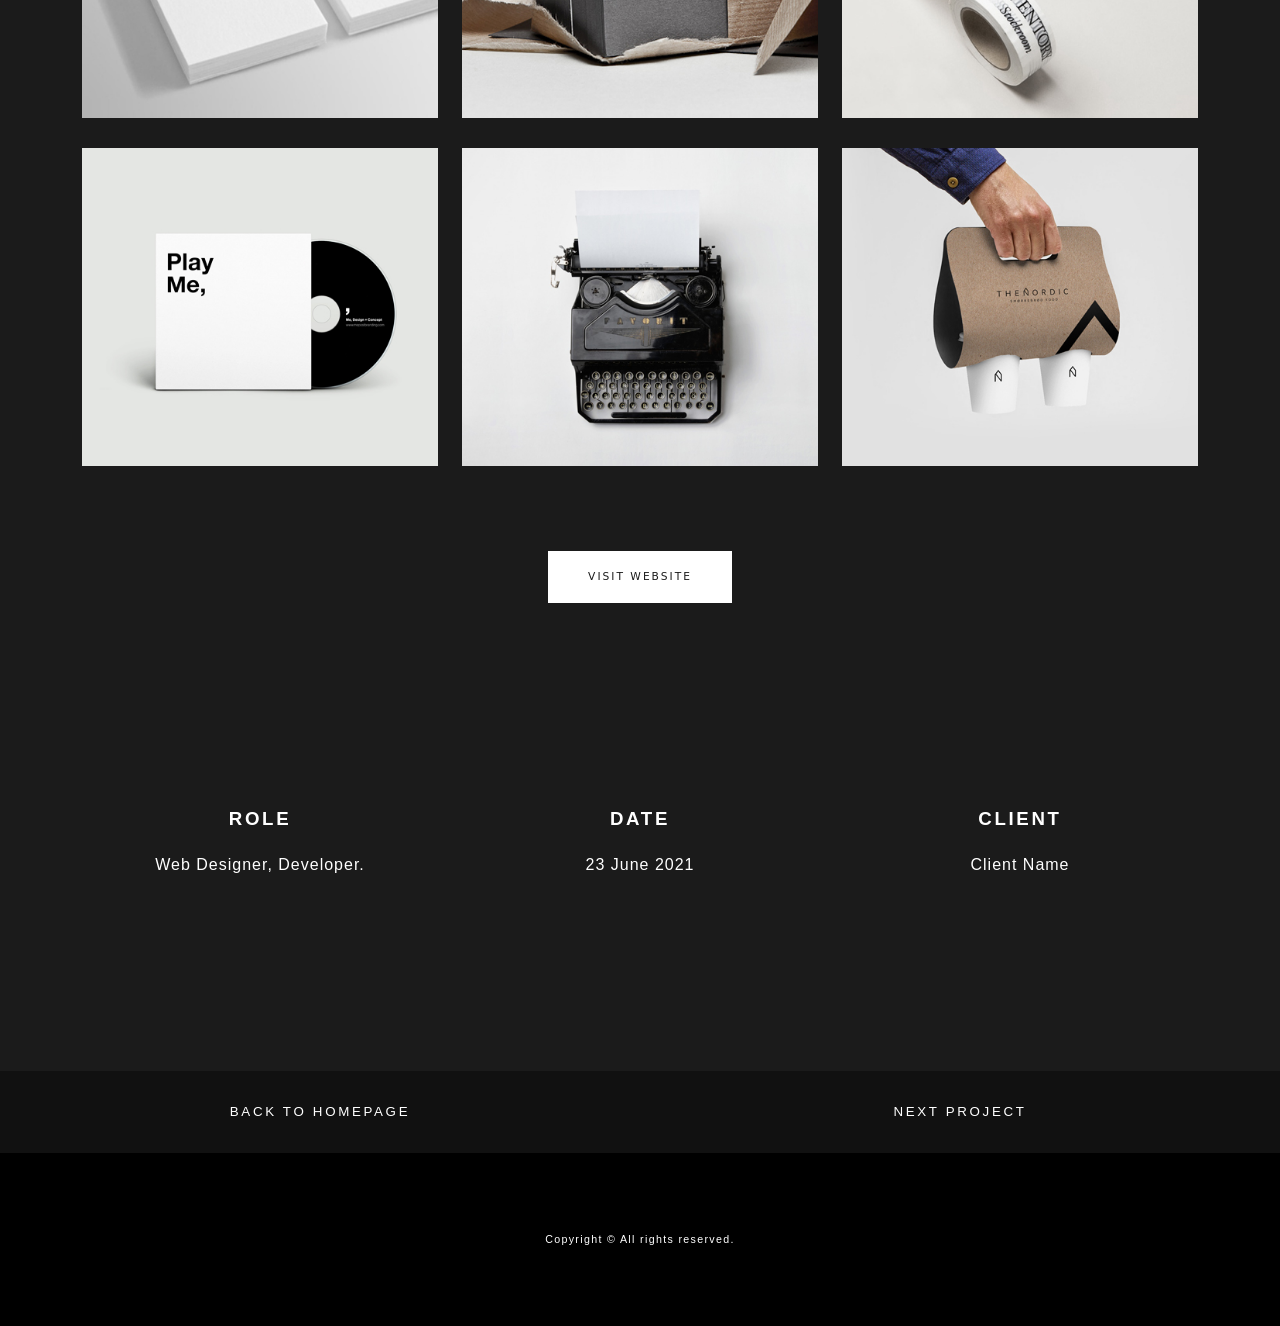
<file: project.html>
<!DOCTYPE html>
<html lang="en">
   <head>
      <meta charset="utf-8">
      <meta http-equiv="X-UA-Compatible" content="IE=edge">
      <meta name="viewport" content="width=device-width, initial-scale=1">
      <!-- The above 3 meta tags *must* come first in the head; any other head content must come *after* these tags -->
      <title>Jerome-Bootstrap Portfolio Template</title>
      <!-- Bootstrap -->
      <link href="css/bootstrap.min.css" rel="stylesheet">
      <!-- Main CSS -->
      <link href="css/main.css" rel="stylesheet">
      <!-- Font-Awesome CSs -->
      <link rel="stylesheet" type="text/css" href="css/fontawesome.css">
      <!-- ION-ICONS CSS -->
      <link rel="stylesheet" href="css/ionicons.min.css">
      <!-- NORMALIZE CSS -->
      <link rel="stylesheet" href="css/normalize.css">
      <!-- Magnific Popup CSS -->
      <link rel="stylesheet" href="css/magnific-popup.css">
      <!-- Google Fonts -->
      <link href="https://fonts.googleapis.com/css?family=Dynalight" rel="stylesheet">
      <link href="https://fonts.googleapis.com/css?family=Lato:300,300i,400,400i,700,700i" rel="stylesheet">
      <link href="https://fonts.googleapis.com/css?family=Open+Sans:300,300i,400,400i,600,600i" rel="stylesheet">
      <!-- HTML5 shim and Respond.js for IE8 support of HTML5 elements and media queries -->
      <!-- WARNING: Respond.js doesn't work if you view the page via file:// -->
      <!--[if lt IE 9]>
      <script src="https://oss.maxcdn.com/html5shiv/3.7.2/html5shiv.min.js"></script>
      <script src="https://oss.maxcdn.com/respond/1.4.2/respond.min.js"></script>
      <![endif]-->
   </head>
   <body>

      <!-- Preloader -->
      <div class="preloader-wrap">
         <div class="preloader">
            <div class="lines">
               <div class="line line-1"></div>
               <div class="line line-2"></div>
               <div class="line line-3"></div>
            </div>
         </div>
      </div>
     
      <!-- Header Section --> 
      <div class="project-header" id="project-header">
         <div class="container">
            <div class="row">
               <div class="project-wrapper">
                  <div class="col-md-12 col-xs-12 text-center">
                     <h3>PROJECT TITLE</h3>
                     <p>WEB DESIGN</p>
                  </div>
               </div>
            </div>
         </div>
      </div>
   
   <div class="project-body">

      <!-- Facts Section --> 
      <div class="fact" id="fact">
         <div class="container">
            <div class="row">
               
               <div class="col-md-3 col-xs-12">
                  <div class="fact-one text-center">
                     <h4>10</h4>
                     <p>Tools Used</p>
                  </div>
               </div>
               
               <div class="col-md-3 col-xs-12">
                  <div class="fact-one text-center">
                     <h4>350</h4>
                     <p>Hours Worked</p>
                  </div>
               </div>
               
               <div class="col-md-3 col-xs-12">
                  <div class="fact-one text-center">
                     <h4>52</h4>
                     <p>Coffee Drink</p>
                  </div>
               </div>
               
               <div class="col-md-3 col-xs-12">
                  <div class="fact-one text-center">
                     <h4>8</h4>
                     <p>Team Members</p>
                  </div>
               </div>

            </div>
         </div>
      </div>
      
      <!-- Gallery Section -->
      <div class="gallery" id="gallery">
         <div class="container">
            <div class="row">
                
                  <div class="col-md-4 col-sm-6 col-xs-12">
                     <a href="img/portfolio-img1.jpg"><img src="img/portfolio-img1.jpg" class="img-fluid item" alt="album1"></a>
                  </div>
                  <div class="col-md-4 col-sm-6 col-xs-12">
                     <a href="img/portfolio-img2.jpg"><img src="img/portfolio-img2.jpg" class="img-fluid item" alt="album1"></a>
                  </div>
                  <div class="col-md-4 col-sm-6 col-xs-12">
                     <a href="img/portfolio-img3.jpg"><img src="img/portfolio-img3.jpg" class="img-fluid item" alt="album1"></a>
                  </div>
                  <div class="col-md-4 col-sm-6 col-xs-12">
                     <a href="img/portfolio-img4.jpg"><img src="img/portfolio-img4.jpg" class="img-fluid item" alt="album1"></a>
                  </div>
                  <div class="col-md-4 col-sm-6 col-xs-12">
                     <a href="img/portfolio-img5.jpg"><img src="img/portfolio-img5.jpg" class="img-fluid item" alt="album1"></a>
                  </div>
                  <div class="col-md-4 col-sm-6 col-xs-12">
                     <a href="img/portfolio-img6.jpg"><img src="img/portfolio-img6.jpg" class="img-fluid item" alt="album1"></a>
                  </div>
                  
            </div>
         </div>
      </div>

      <div class="col-md-12 col-xs-12 text-center">
         <div class="visit-btn text-center"> 
            <a class="btn btn-default" href="#" role="button">VISIT WEBSITE</a>
         </div>
      </div>
      
      
      <!-- Project info Section -->
      <div class="project" id="project">
         <div class="container">
            <div class="row">
               <div class="col-md-4 col-xs-12 text-center">
                  <h4>ROLE</h4>
                  <p>Web Designer, Developer.</p>
               </div>
               <div class="col-md-4 col-xs-12 text-center">
                  <h4>DATE</h4>
                  <p>23 June 2021</p>
               </div>
               <div class="col-md-4 col-xs-12 text-center">
                  <h4>CLIENT</h4>
                  <p>Client Name</p>
               </div>
            </div>
         </div>
      </div>
      
      
      <!-- Buttons Section -->
      <div class="button" id="button">
         <div class="container-fluid">
            <div class="row">
               <div class="no-padding col-lg-6 col-md-6 col-xs-12 text-center">
                  <div class="home">
                     <a href="#">
                        <h3>BACK TO HOMEPAGE</h3>
                     </a>
                  </div>
               </div>
               <div class="no-padding col-lg-6 col-md-6 col-xs-12 text-center">
                  <div class="next">
                     <a href="#">
                        <h3>NEXT PROJECT</h3>
                     </a>
                  </div>
               </div>
            </div>
         </div>
      </div>
     
      <!-- Footer Section -->
      <footer class="ft-project">
         <div class="container">
            <div class="row">
               <div class="col-md-12 col-xs-12 text-center">
                  <h4>Copyright &copy; All rights reserved.</h4>
               </div>
            </div>
         </div>
      </footer>

   </div><!-- Project Wrapper End -->   

      <script src="js/jquery-3.7.1.js"></script>
      <script src="js/jquery.waypoints.min.js"></script>
      <script src="js/bootstrap.min.js"></script>
      <script src="js/common.js"></script>
      <script src="js/particles.js"></script>
      <script src="js/easypiechart.js"></script>
      <script src="js/pushy.min.js"></script>
      <script src="js/swiper-bundle.min.js"></script>
      <script src="js/jquery.animatedheadline.min.js"></script>
      <script src="js/all.js"></script>
      <script src="js/jquery.magnific-popup.min.js"></script>
      <script src="js/jquery.filterizr.min.js"></script>
      <script src="js/main.js"></script>
   </body>
</html>
</file>
<file: css/main.css>
/* ------------------------------------------ */
/*             TABLE OF CONTENTS
/* ------------------------------------------ */
/*   01 - GENERAL SETTINGS SECTION  */
/*   02 - TYPOGRAPHY SECTION  */
/*   03 - HEADER SECTION  */
/*   04 - NAVIGATION SECTION */
/*   05 - ABOUT SECTION */
/*   06 - SKILLS SECTION */
/*   07 - SERVICES SECTION */
/*   08 - RESUME SECTION */
/*   09 - WORK SECTION */
/*   10 - CLIENTS SECTION */
/*   11 - REVIEW SECTION */
/*   12 - CONTACT SECTION */
/*   13 - SOCIAL MEDIA SECTION */
/*   14 - FOOTER SECTION */
/*   15 - RESPONSIVE SECTION */



/******** GENERAL SETTINGS SECTION START ********/

html,
body {
    height: 100%;
}

.main-wrapper {
    background-color: #000000;
}

#particles {
    width: 100%;
    height: 100%;
    padding: 0;
    z-index: 2;
    position: absolute;
} 

::placeholder { /* Chrome, Firefox, Opera, Safari 10.1+ */
    color: #757575;
    opacity: 1; /* Firefox */
    font-weight: 300;
    font-size: 8pt;
    letter-spacing: 2pt;
    font-family: 'Montserrat', sans-serif;
} 

.no-padding {
    padding: 0;
}


/******** TYPOGRAPHY SECTION START ********/

h1, h2, h3, h4, h5, h6 {
    font-family: 'Montserrat', sans-serif;
    letter-spacing: 2pt;
}


p {
    font-weight: 300;
    font-family: 'Roboto', sans-serif; 
}

.title {
    margin: 0;
    font-size: 10pt;
    letter-spacing: 2pt;
    color: #fff;
    text-transform: uppercase; 
}

.line {
    margin: 20px auto;
    width: 25px;
    height: 1px;
    background-color: #9e9e9e;
}

.title-text {
    margin: 0;
    font-size: 20pt;
    letter-spacing: 1pt;
    color: #fff;
    font-family: 'Cardo', serif;
}

.preloader-wrap {
    position: fixed;
    top: 0;
    left: 0;
    height: 100%;
    width: 100%;
    background: #1b1b1b;
    z-index: 9999;
    overflow: hidden;
}

.preloader {
    position: absolute;
    top: 50%;
    left: 50%;
    width: 80px;
    height: 60px;
    margin: -30px 0 0 -40px;
}

.preloader .lines {
    width: 100px;
    height: 40px;
    position: absolute;
}

.preloader .lines .line {
    width: 80px;
    height: 8px;
    background-color: #fff;
    position: absolute;
    clip: rect(0,0,20px,0);
}

.preloader .lines .line.line-1 {
    top: 0;
    animation: slide 2s ease 0.1s infinite;
}

.preloader .lines .line.line-2 {
    top: 15px;
    animation: slide 2s ease .25s infinite;
}

.preloader .lines .line.line-3 {
    top: 30px;
    animation: slide 2s ease .5s infinite;
}

@keyframes slide {
    0% {
        clip: rect(0,0,20px,0);
    }

    30% {
        clip: rect(0,80px,20px,0);
    }

    50% {
        clip: rect(0,80px,20px,0);
    }

    80% {
        clip: rect(0,80px,20px,80px);
    }

    100% {
        clip: rect(0,80px,20px,80px);
    }
}

@keyframes fade {
    0% {
        opacity: 1;
    }

    50% {
        opacity: 0;
    }

    100% {
        opacity: 1;
    }
}

/******** HEADER SECTION START ********/

.header {
	  background: url('../img/bg.jpg') no-repeat center center;
	  background-size: cover;
    -webkit-background-size: cover;
    -moz-background-size: cover;
    width: 100%;
    height: 100%;
    position: relative;
    overflow: hidden;
}

.header-clip {
    background: url('../img/bg.jpg') no-repeat center center;
    background-size: cover;
    -webkit-background-size: cover;
    -moz-background-size: cover;
    width: 100%;
    height: 100%;
    position: relative;
    overflow: hidden;
}

.header-clip:after{
    content: '';
    background-color: #000000;
    display: block;
    width: 120%;
    height: 109px;
    left: 0;
    position: absolute;
    right: 0;
    bottom: -47px;
    transform: rotate(-4deg);
}

.parallax-window { 
    background-size: cover;
    -webkit-background-size: cover;
    -moz-background-size: cover;
    width: 100%;
    height: 100%;
    position: relative;
    overflow: hidden;
}

.header-wrapper {  
  -webkit-transform: translate(-50%,-50%);
  transform: translate(-50%,-50%);
  position: absolute;
  top: 50%;
  left: 30%;
}

.header-wrapper h1 {
    font-size: 24pt;
    font-weight: 700;
    letter-spacing: 6pt;
    line-height: 32pt;
    color: #fff;
    text-transform: uppercase; 
}

.header-wrapper h2 {
    font-size: 12pt;
    font-weight: 300;
    letter-spacing: 2pt;
    color: #fff;
}

.header-wrapper .line {
    margin: 20px 0;
    width: 25px;
    height: 1px;
    background-color: #9e9e9e;
}

/* home social-list */
.home-social {
  position: absolute;
  left: 48px;
  bottom: 54px;
  margin: 0;
  padding: 0;
  list-style: none;
  font-size: 14pt;
  line-height: 1.75;
  text-align: center;
  z-index: 5;
}
.home-social::before {
  display: block;
  content: "";
  width: 1.5px;
  height: 36px;
  background-color: #757575;
  margin-left: auto;
  margin-right: auto;
  margin-bottom: 12px;
}
.home-social li {
  padding-left: 0;
}
.home-social li a, .home-social li a:visited {
  color: #757575;
}
.home-social li a:hover, 
.home-social li a:focus, 
.home-social li a:active {
  color: #fff;
}

/* scroll down */
.scrolldown {
  position: absolute;
  bottom: 0;
  right: 0;
  -webkit-transform: rotate(90deg);
  -ms-transform: rotate(90deg);
  transform: rotate(90deg);
  -webkit-transform-origin: right top 0;
  -ms-transform-origin: right top 0;
  transform-origin: right top 0;
  float: right;
  z-index: 5;
}
.scrolldown i {
  padding-left: 9px;
}
.scrolldown a:hover, .scrolldown a:focus, .scrolldown a:active {
  color: #fff !important;
  text-decoration: none;
}

html[data-useragent*='MSIE 10.0'] .scrolldown,
.oldie .scrolldown {
  display: none;
}

.scroll-icon {
  display: inline-block;
  font-family: "montserrat", sans-serif;
  font-size: 10pt;
  text-transform: uppercase;
  text-decoration: none;
  letter-spacing: 3pt;
  color: #fff !important;
  background: transparent;
  position: relative;
  top: 20px;
  right: 42px;
  -webkit-animation: animate-it 3s ease infinite;
  animation: animate-it 3s ease infinite;
}

/* vertical animation */
@-webkit-keyframes animate-it {
  0%, 60%, 80%, 100% {
    -webkit-transform: translateX(0);
  }
  20% {
    -webkit-transform: translateX(-5px);
  }
  40% {
    -webkit-transform: translateX(20px);
  }
}
@keyframes animate-it {
  0%, 60%, 80%, 100% {
    -webkit-transform: translateX(0);
  }
  20% {
    -webkit-transform: translateX(-5px);
  }
  40% {
    -webkit-transform: translateX(20px);
  }
}

/******** NAVIGATION SECTION START ********/
 
.navbar {
    z-index: 999;
    padding: 30px 0;
    transition: all .5s ease-out;
} 

.navbar-brand {
    font-family: 'Montserrat', sans-serif;
    font-weight: 300;
    font-size: 16pt;
    letter-spacing: 1pt;
    color: #fff;
    padding-bottom: 15px;
    margin-left: 30px;
} 
 
.navbar-toggler {
    margin-right: 15px;
    border: 0 !important;
    box-shadow: none !important;
}

.navbar-toggler-icon {
    font-size: 17pt;
    background: none;
    color: #fff;
}

button:focus {
    outline: none;
}

.inbody {
    background-color: #1d1d1d;
    padding-top: 15px;
    padding-bottom: 0px;
    box-shadow: 0 0 70px 0 rgba(0, 0, 0, 0.3);
} 

.navbar .navbar-nav>li>a {
    color: #fff;
    font-size: 8pt;
    letter-spacing: 3pt;
}
 
.navbar .navbar-nav li.active > a {
    border-bottom: 3px solid #fff;
    padding-bottom: 22px;
}
 
/******** OFFCANVAS NAVIGATION SECTION START ********/

.menu-btn {
  font-size: 24pt;
  background: none;
  color: #898989;
  text-align: center;
  cursor: pointer;
  border: 0px;
  top: 30px;
  right: 30px;
  position: fixed;
  z-index: 100;
}

.menu-btn:hover {
  opacity: 0.6;
}

/******** SIDE NAVIGATION SECTION START ********/
 
@media (min-width:1000px){
    .left-side{
        display: block;
        position: fixed;
        top: 0;
        left: 0;
        width: 250px;
        min-height: 100%;
        border-right: 1px solid #757575; 
        background: #000000; 
        float: left;
        overflow: hidden;
        z-index: 1000;
    }

    .left-side .navbar-brand{
        font-size: 20pt;
        letter-spacing: 4pt;
        margin-top: 80px;
        padding: 0 0 0 20px;
        color: #fff;
    }

    .margin-top {
        margin-top: 80px;
    }

    .left-side .my-navbar{
        display: block;
        overflow: hidden;
        margin-top: 100px;
        list-style: none;
        padding: 0 0 0 50px;
    }

    .left-side .my-navbar li{
        display: block;
        margin-bottom: 5px;
    }

    .left-side .my-navbar li > .nav-link{
        color: #fff;
        font-family: 'Roboto', sans-serif; 
        font-size: 9pt;
        text-decoration: none;
        text-transform: uppercase;
        letter-spacing: 2pt;
        border-bottom: none;
        padding-bottom: 10px;
    }
 
    .left-side .my-navbar li a:hover,
    .left-side .my-navbar li.active > a{
        color: #dcdcdc;
    }

    .left-side .bottom{
        position: absolute;
        padding: 0 0 0 20px;
        bottom: 70px;
    }

    .left-side .rights p{
        color: #969595;
        font-size: 11px;
        letter-spacing: 1px;
        line-height: 18px;
    }

    .left-side .rights a{
        color: #fff;
        text-decoration: none;
    }

}


/*  Main  */
.main-wrap {
    width: 100%;
    height: 100%;
    padding-left: 250px;
    -moz-box-sizing: border-box;
    -webkit-box-sizing: border-box;
    box-sizing: border-box;
    position: relative;
    z-index: 55;
    clear: both;

}

/******** ABOUT SECTION START ********/

.about {
    margin: 0;
    background-color: #000000;
}

.about img {
    width: 200px;
    margin-top: 100px;
    margin-bottom: 30px;
    border-radius: 360px;
    filter: grayscale(100%);
    -webkit-filter: grayscale(100%);
    transition: filter 600ms ease;
    -webkit-transition: -webkit-filter 600ms ease;
}

.about img:hover {
    cursor: pointer;
    filter: grayscale(0);
    -webkit-filter: grayscale(0);
}

.text .line {
    width: 30px;
    height: 2px;
    background-color: #1f1f1f;
    float: left;
    margin: 0;
}

.about .bio-text {
    max-width: 700px;
    padding-top: 20px;
    padding-bottom: 50px;
    margin: 0 auto;
    font-weight: 300;
    font-size: 11pt;
    letter-spacing: 1pt;
    line-height: 18pt;
    color: #dcdcdc;
}

/* Skills Section */
.skills {
     padding-top: 50px;
}
 
.skills .skill {
     
    text-align: center;
    padding: 0px;
}
.skills .skill h5 {
    margin: 0;
    font-weight: 300;
    color: #fff;
    padding-bottom: 100px;
}
.chart {
    position: relative;
    display: inline-block;
    width: 152px;
    height: 152px;
    margin-bottom: 26px;
    text-align: center;
}
.chart canvas {
    position: absolute;
    top: 0;
    left: 0;
}
.percent {
    display: inline-block;
    font-size: 21px;
    color: #fff;
    line-height: 150px;
    z-index: 2;
}
.percent:after {
    content: '%';
    margin-left: 0.1em;
    font-size: .8em;
}

/******** SERVICES SECTION START ********/

.services {
    padding-top: 150px;
}

.services .line {
    margin: 20px auto;
    width: 25px;
    height: 1px;
    background-color: #dcdcdc;
}

.service-wrap {
  width: 100%;
  height: 320px;
  margin: 50px 0;
  text-align: center;
  border: 1px solid #424242;
  -webkit-transition: all 0.3s ease;
  transition: all 0.3s ease;
}

.service-wrap .icon {
  position: relative;
  top: 100px;
  display: inline-block;
  margin-bottom: 40px;
  padding: 10px;
  background: #000000;
  -webkit-transition: all 0.3s ease;
  transition: all 0.3s ease;
}

.service-wrap, .icon, .fa {
  font-size: 24pt;
  color: #fff;
}

.service-wrap .heading {
  text-transform: uppercase;
  font-family: 'Montserrat', sans-serif;
  font-size: 10pt;
  letter-spacing: 2pt;
  position: relative;
  top: 80px;
  color: #fff;
  -webkit-transition: all 400ms cubic-bezier(0.68, -0.55, 0.265, 1.55);
  transition: all 400ms cubic-bezier(0.68, -0.55, 0.265, 1.55);
}

.service-wrap .icon > img.icon {
  width: 40px;
}

.service-wrap:hover {
  border-color: #ddd;
}

.service-wrap:hover .icon {
  top: -30px;
}

.service-wrap:hover .heading {
  top: -30px;
}

.service-wrap .description {
  font-weight: 300;
  font-size: 11pt;
  letter-spacing: 1pt;
  line-height: 18pt;
  width: 80%;
  margin: 0 auto;
  opacity: 0;
  color: #dcdcdc;
  -webkit-transition: all 400ms cubic-bezier(0.68, -0.55, 0.265, 1.55);
  transition: all 400ms cubic-bezier(0.68, -0.55, 0.265, 1.55);
  -webkit-transform: scale(0);
  -ms-transform: scale(0);
  transform: scale(0);
}

.service-wrap:hover .description {
  opacity: 1;
  -webkit-transform: scale(1);
  -ms-transform: scale(1);
  transform: scale(1);
}

.service-wrap .description p {
  font-size: 11pt;
  color: #898989;
  line-height: 22px;
}

/******** RESUME SECTION START ********/

.resume {
  margin-top: 150px;
  padding: 100px 0;
  background-color: #101010; 
}

.resume .nav { 
  align-items: center; 
  justify-content: center;
}

.resume .nav-tabs {
   margin-bottom: 50px;
   border: none;
}

.resume .nav-tabs .nav-link {
   background: none;
   border: none;
   color: #969595;
   font-family: 'Montserrat', sans-serif;
   letter-spacing: 1pt;
   cursor: pointer;
}

a:hover {
   color: #fff;
}

.resume .resume .nav-tabs .nav-item.show .nav-link, .nav-tabs .nav-link.active:hover
.resume .resume .nav-tabs .nav-item.show .nav-link, .nav-tabs .nav-link.active {
   color: #fff;
}

.resume p {
  margin-bottom: 20px;
}

.resume .line {
    margin: 20px auto;
    width: 25px;
    height: 1px;
    background-color: #dcdcdc;
}

.resume-list {
  position: relative;
  padding: 0;
  list-style: none;
}

.resume-list:before {
  content: "";
  position: absolute;
  top: 0;
  bottom: 0;
  left: 40px;
  width: 2px;
  margin-left: -1.5px;
  background-color: #1d1d1d;
}

.resume-list>li {
  position: relative;
  margin-bottom: 50px;
  min-height: 50px;
}

.resume-list>li:before, .resume-list>li:after {
  content: " ";
  display: table;
}

.resume-list>li:after {
  clear: both;
}

.resume-list>li .timeline-panel {
  float: right;
  position: relative;
  width: 100%;
  padding: 0 20px 0 100px;
  text-align: left;
}

.resume-list>li .timeline-panel:before {
  right: auto;
  left: -15px;
  border-right-width: 15px;
  border-left-width: 0;
}

.resume-list>li .timeline-panel:after {
  right: auto;
  left: -14px;
  border-right-width: 14px;
  border-left-width: 0;
}

.resume-list>li .timeline-image {
  z-index: 100;
  position: absolute;
  left: 0;
  width: 70px;
  height: 70px;
  margin-left: 0;
  border: 1px solid #fff;
  border-radius: 100%;
  text-align: center;
  background: #fff;
}

.resume-list>li .timeline-image h4 {
  color: #1b1b1b;
  margin-top: 40px;
  font-size: 12px;
  text-transform: uppercase;
}

.resume-list>li.timeline-inverted>.timeline-panel {
  float: right;
  padding: 0 20px 0 100px;
  text-align: left;
}

.resume-list>li.timeline-inverted>.timeline-panel:before {
  right: auto;
  left: -15px;
  border-right-width: 15px;
  border-left-width: 0;
}

.resume-list>li.timeline-inverted>.timeline-panel:after {
  right: auto;
  left: -14px;
  border-right-width: 14px;
  border-left-width: 0;
}

.resume-list>li:last-child {
  margin-bottom: 40px;
}

.resume-list .timeline-heading h4 {
  margin-top: 0;
  text-transform: uppercase;
  font-size: 10pt;
  font-weight: 700;
  color: #fff;
}

.resume-list .timeline-heading h2 {
  margin-top: 30px;
}

.resume-list .timeline-heading h4.subheading {
  text-transform: none;
  color: #757575;
  font-size: 14pt;
  font-weight: 300;
}

.resume-list .timeline-body>p, .resume-list .timeline-body>ul {
  margin-bottom: 0;
}

.resume-list .timeline-body>p {
  line-height: 18pt;
  letter-spacing: 1pt;
  font-size: 11pt;
  color: #dcdcdc;
}

/******** WORK SECTION START ********/

.work {
    padding-top: 150px;
}
 
.work ul {
    padding: 0px;
}
 
.work ul li {
    cursor: pointer;
    margin: 10px 20px;
    color: #757575;
    font-size: 9pt;
    letter-spacing: 1pt;
    font-weight: 700;
    display: inline-block;
}

.borderFade {
    padding-bottom: 10px;
    color: #757575;
    position: relative;
}

.borderFade::after {
    content: '';
    position: absolute;
    height: 2px;
    width: 100%;
    left: 0;
    bottom: 0;
    opacity: 0;
    transform: translateY(3px);
    background: #757575;
    transition: opacity 0.2s ease, transform 0.2s ease;
}

.borderFade:hover::after {
    opacity: 1;
    transform: translateY(0);
}


.work .filtr-container img {
    width: 100%;
    height: 100%;
}

.work .filtr-container img:hover {
    cursor: pointer;
}

.margin {
    margin-bottom: 150px;
}

.work .portfolio-thumb {
  position: relative;
  padding: 0;
}

.work .portfolio-thumb .portfolio-overlay {
  position: absolute;
  background: #1b1b1b;
  color: #ffffff;
  top: 0;
  left: 0;
  right: 0;
  bottom: 0;
  width: 100%;
  height: 100%;
  text-align: center;
  vertical-align: top;
  opacity: 0;
  transition: all 0.4s ease-in-out;
}

.work .portfolio-item {
    position: absolute;
    top:50%;
    left: 50%;
    -webkit-transform:translate(-50%,-50%);
      -ms-transform:translate(-50%,-50%);
          transform:translate(-50%,-50%);
}

.work .portfolio-thumb:hover .portfolio-overlay {
  opacity: 0.7;
}

.work h3 {
    margin-top: 30px;
    font-size: 11pt;
    font-weight: 700;
    letter-spacing: 1.5pt;
}

/* overlay at start */
.mfp-fade.mfp-bg {
  opacity: 0;

  -webkit-transition: all 0.5s ease-out;
  -moz-transition: all 0.5s ease-out;
  transition: all 0.5s ease-out;
}
/* overlay animate in */
.mfp-fade.mfp-bg.mfp-ready {
  opacity: 0.8;
}
/* overlay animate out */
.mfp-fade.mfp-bg.mfp-removing {
  opacity: 0;
}

/* content at start */
.mfp-fade.mfp-wrap .mfp-content {
  opacity: 0;

  -webkit-transition: all 0.15s ease-out;
  -moz-transition: all 0.15s ease-out;
  transition: all 0.15s ease-out;
}
/* content animate it */
.mfp-fade.mfp-wrap.mfp-ready .mfp-content {
  opacity: 1;
}
/* content animate out */
.mfp-fade.mfp-wrap.mfp-removing .mfp-content {
  opacity: 0;
}

/******** CLIENTS SECTION START ********/

.clients {
    margin-top: 150px;
    background-color: #1b1b1b;
}

.clients h3 {
    color: #fff;
    margin-top: 140px;
    font-size: 10pt;
    font-weight: 300;
    letter-spacing: 2pt;
}

.clients .line {
    padding-top: 40px;
    margin-top: 50px;
    width: 1px;
    height: 1px;
    background-color: #b5b5b5;
}

.logos {
    margin-top: 40px;
}

.clients img {
    width: 50%;
}

.logos .margin {
    margin-bottom: 100px;
}
 
/******** REVIEW SECTION START ********/

.review {
    background-color: #1b1b1b;
}
 
.swiper {
    max-width: 700px;
    height: auto;
}

.swiper-slide {
    padding: 50px 0px;
    text-align: center;
    font-size: 22px;
    background: #1b1b1b;

    /* Center slide text vertically */
    display: -webkit-box;
    display: -ms-flexbox;
    display: -webkit-flex;
    display: flex;
    -webkit-box-pack: center;
    -ms-flex-pack: center;
    -webkit-justify-content: center;
    justify-content: center;
    -webkit-box-align: center;
    -ms-flex-align: center;
    -webkit-align-items: center;
    align-items: center;
}

.swiper-wrapper img {
    width: 100px;
    border-radius: 180px;
    margin: 0 auto;
    margin-top: 30px;
}

.swiper-wrapper .review-wrap {
    filter: grayscale(100%);
    -webkit-filter: grayscale(100%);
    transition: filter 600ms ease;
    -webkit-transition: -webkit-filter 600ms ease
}

.swiper-wrapper .review-wrap:hover {
    cursor: pointer;
    filter: grayscale(0);
    -webkit-filter: grayscale(0);
}

.swiper-wrapper .review-text {
    padding: 15px 0; 
    font-size: 18pt;
    font-weight: 300;
    letter-spacing: 2pt;
    color: #fff;
    line-height: 24pt;
    font-family: 'Cardo', serif;
}

.swiper-wrapper h4 {
    margin-top: 25px;
    margin-bottom: 100px;
    font-size: 10pt;
    font-weight: 300;
    color: #dcdcdc;
}

/******** CONTACT SECTION START ********/

.contact {
    padding-top: 150px;
    padding-bottom: 100px;
    margin: 0 auto;
    max-width: 800px;
}

.contact p {
    margin-bottom: 60px;
}

.contact .text {
    width: 100%;
    height: 40px;
    padding: 15px 15px;
    border: 0;
    font-size: 10pt;
    background-color: transparent;
    color: #757575;
    border-bottom: 1px solid #bdbdbd;
}

.contact .text:focus {
    transition: border .6s;
    -webkit-transition: border .6s;
    outline: none;
    border-bottom: 1px solid #1b1b1b;
}

.contact .email {
    margin-top: 30px;
    width: 100%;
    height: 40px;
    padding: 15px 15px;
    border: 0;
    font-size: 10pt;
    background-color: transparent;
    color: #757575;
    border-bottom: 1px solid #bdbdbd; 
}

.contact .email:focus {
    transition: border .6s;
    -webkit-transition: border .6s;
    outline: none;
    border-bottom: 1px solid #1b1b1b;
}

.contact .msg {
    margin-top: 30px;
    width: 100%;
    height: 130px;
    padding: 15px 15px;
    border: 0;
    font-size: 10pt;
    background-color: transparent;
    color: #757575;
    border-bottom: 1px solid #bdbdbd;
}

.contact .msg:focus {
    transition: border .6s;
    -webkit-transition: border .6s;
    outline: none;
    border-bottom: 1px solid #1b1b1b;
}

.contact .btn {
    font-family: 'Montserrat', sans-serif;
    font-weight: 700;
    font-size: 9pt;
    letter-spacing: 2pt;
    color: #1b1b1b;
    background-color: #fff;
    border-radius: 0px;
    padding: 15px 40px;
    width: 100%;
    margin-top: 50px;
}

.info {
    width: auto;
    padding-top: 30px;
    padding-bottom: 80px;
    border-bottom: 1px solid #757575;
}
 
.info, .fa {
    font-size: 24pt;
    color: #fff;
}
 

.info h4 {
    color: #dcdcdc;
    font-size: 10pt;
    letter-spacing: 1pt;
}

/******** SOCIAL MEDIA SECTION START ********/

.footer-social {
    margin-top: 50px;
    width: auto;
    height: auto;
}

.footer-social h4 {
    text-transform: uppercase;
    font-size: 12px;
    font-weight: 700;
    letter-spacing: 3pt;
    padding: 30px 0;
    color: #9e9e9e; 
}

.footer-social a {
    text-decoration: none;
}

.footer-social .facebook:hover {
    -webkit-transition: all 0.3s ease-in;
    -moz-transition: all 0.3s ease-in;
    -ms-transition: all 0.3s ease-in;
    -o-transition: all 0.3s ease-in;
    transition: all 0.3s ease-in;
    color: #4267B2;
}

.footer-social .insta:hover {
    -webkit-transition: all 0.3s ease-in;
    -moz-transition: all 0.3s ease-in;
    -ms-transition: all 0.3s ease-in;
    -o-transition: all 0.3s ease-in;
    transition: all 0.3s ease-in;
    color: #C13584;
}

.footer-social .linked:hover {
    -webkit-transition: all 0.3s ease-in;
    -moz-transition: all 0.3s ease-in;
    -ms-transition: all 0.3s ease-in;
    -o-transition: all 0.3s ease-in;
    transition: all 0.3s ease-in;
    color: #0077b5;
}

.footer-social .behance:hover {
    -webkit-transition: all 0.3s ease-in;
    -moz-transition: all 0.3s ease-in;
    -ms-transition: all 0.3s ease-in;
    -o-transition: all 0.3s ease-in;
    transition: all 0.3s ease-in;
    color: #053eff;
}

.footer-social .dribbble:hover {
    -webkit-transition: all 0.3s ease-in;
    -moz-transition: all 0.3s ease-in;
    -ms-transition: all 0.3s ease-in;
    -o-transition: all 0.3s ease-in;
    transition: all 0.3s ease-in;
    color: #ea4c89;
}

.footer-social .twitter:hover {
    -webkit-transition: all 0.3s ease-in;
    -moz-transition: all 0.3s ease-in;
    -ms-transition: all 0.3s ease-in;
    -o-transition: all 0.3s ease-in;
    transition: all 0.3s ease-in;
    color: #1DA1F2;
}

.swingHorizontal{
    color:hsl(222, 25%, 14%);
}

.swingHorizontal:hover
{
    animation: swingHorizontal 1s ease;
    animation-iteration-count: 1;
}

@keyframes swingHorizontal
{
    15%
    {
        transform: translateX(5px);
    }
    30%
    {
        transform: translateX(-5px);
    }
    50%
    {
        transform: translateX(3px);
    }
    65%
    {
        transform: translateX(-3px);
    }
    80%
    {
        transform: translateX(2px);
    }
    100%
    {
        transform: translateX(0);
    }
}

/******** FOOTER SECTION START ********/
 
footer {
     
} 

footer h4 {
    font-size: 8pt;
    letter-spacing: 1pt;
    margin: 80px auto;
    color: #fff;
}

/******** PROJECT SECTION START ********/

.project-header {
  background: url('../img/serv.jpg') no-repeat center center;
  background-size: cover;
  -webkit-background-size: cover;
  -moz-background-size: cover;
  width: 100%;
  height: 100%; /* For at least Firefox */
  position: relative;
}

.project-wrapper {  
  -webkit-transform: translate(-50%,-50%);
  transform: translate(-50%,-50%);
  position: absolute;
  top: 50%;
  left: 50%;
}

.project-wrapper h3 {
    font-size: 22pt;
    letter-spacing: 8pt;
    line-height: 30pt;
    font-weight: 700;
    color: #fff;
}

.project-wrapper p {
    font-size: 14pt;
    font-weight: 400;
    letter-spacing: 6pt;
    color: #9e9e9e;
}

.project-body {
    background-color: #1b1b1b;
}

.gallery .col-md-4 {
    margin-top: 30px;
}

.fact {
    padding: 90px 90px;
    width: auto;
    height: auto; 
}

.fact h4 {
    margin-top: 110px;
    font-size: 30pt;
    letter-spacing: 2pt;
    color: #fff;
}

.fact p {
    color: #fff;
    font-size: 10pt;
    letter-spacing: 2pt;
    margin-top: -40px;
    margin-bottom: 100px;
}

.visit-btn .btn-default {
    border-radius: 0px;
    padding: 18px 40px;
    border: 0px;
    background-color: #fff; 
    color: #1b1b1b;
    text-transform: uppercase;
    font-size: 8pt;
    letter-spacing: 1.5pt;
    margin-top: 85px;
}

.visit-btn .btn-default:hover {
    -webkit-transition: all 0.6s ease-in;
    -moz-transition: all 0.6s ease-in;
    -ms-transition: all 0.6s ease-in;
    -o-transition: all 0.6s ease-in;
    transition: all 0.6s ease-in;
    background-color: #9e9e9e;
}

.project {
    margin-top: 180px;
    margin-bottom: 180px;
}

.project h4 {
    font-size: 14pt;
    letter-spacing: 2pt;
    font-weight: 700; 
    color: #fff;
}

.project p {
     margin-top: 10px;
     font-size: 12pt;
     font-weight: 300;
     color: #fff;
     letter-spacing: 1px;
     line-height: 15pt;
}

.home, .next {
    padding-top: 20px;
    padding-bottom: 20px;
    background-color: #111111;
}

.home:hover {
    -webkit-transition: all 0.6s ease-in;
    -moz-transition: all 0.6s ease-in;
    -ms-transition: all 0.6s ease-in;
    -o-transition: all 0.6s ease-in;
    transition: all 0.6s ease-in;
    background-color: #1d1d1d;
}

.next:hover {
    -webkit-transition: all 0.6s ease-in;
    -moz-transition: all 0.6s ease-in;
    -ms-transition: all 0.6s ease-in;
    -o-transition: all 0.6s ease-in;
    transition: all 0.6s ease-in;
    background-color: #1d1d1d;
}

.button {
    margin-top: 100px;
}

.button h3 {
    font-size: 10pt;
    letter-spacing: 2pt;
    color: #fff;
}

.button a {
    text-decoration: none;
}

.button .home, .next {
    width: auto;
    height: auto;
}

.ft-project {
    background-color: #000000;
    margin-top: 0px;
}

/******** RESPONSIVE SECTION START ********/

@media(min-width:1200px) {
.resume-list>li {
  min-height: 170px;
}
.resume-list>li .timeline-panel {
  padding: 10px 20px 20px 100px;
}
.resume-list>li .timeline-image {
  width: 150px;
  height: 150px;
  margin-left: -75px;
}
.resume-list>li .timeline-image h4 {
   
  font-weight: 400;
}
.resume-list>li.timeline-inverted>.timeline-panel {
  padding: 10px 100px 20px 20px;
}
}

@media(min-width:992px) {
.resume-list>li {
  min-height: 150px;
}
.resume-list>li .timeline-panel {
  padding: 0 20px 20px;
}
.resume-list>li .timeline-image {
  width: 150px;
  height: 150px;
  margin-left: -75px;
}
.resume-list>li .timeline-image h4 {
   
   
  line-height: 26px;
}
.resume-list>li.timeline-inverted>.timeline-panel {
  padding: 0 20px 20px;
}
.hide {
    display: none;
}
}

@media(max-width:991px) {
    .left-side {
      display: none;
    }
}

@media(min-width:768px) {
.resume-list:before {
  left: 50%;
}
.resume-list>li {
  margin-bottom: 100px;
  min-height: 100px;
}
.resume-list>li .timeline-panel {
  float: left;
  width: 41%;
  padding: 0 20px 20px 30px;
  text-align: right;
}
.resume-list>li .timeline-image {
  left: 50%;
  width: 140px;
  height: 140px;
  margin-left: -70px;
}
.resume-list>li .timeline-image h4 {
  line-height: 18px;
}
.resume-list>li.timeline-inverted>.timeline-panel {
  float: right;
  padding: 0 30px 20px 20px;
  text-align: left;
}
}

@media only screen and (max-width : 3840px) {
    .header-clip:after{
    content: '';
    background-color: #000000;
    display: block;
    width: 120%;
    height: 280px;
    left: 0;
    position: absolute;
    right: 0;
    bottom: -105px;
    transform: rotate(-4deg);
}
}

@media only screen and (max-width : 2560px) {
    .header-clip:after{
    content: '';
    background-color: #000000;
    display: block;
    width: 120%;
    height: 200px;
    left: 0;
    position: absolute;
    right: 0;
    bottom: -90px;
    transform: rotate(-4deg);
}
}

@media only screen and (max-width : 1920px) {
    .header-clip:after{
    content: '';
    background-color: #000000;
    display: block;
    width: 120%;
    height: 170px;
    left: 0;
    position: absolute;
    right: 0;
    bottom: -87px;
    transform: rotate(-4deg);
  }
}

  @media only screen and (max-width : 1024px) {
        .navbar .navbar-nav>li>a {
            margin-left: 30px;
            margin-bottom: 15px;
        }
        .navbar-nav .active>.nav-link, .navbar-nav .nav-link.active, .navbar-nav .nav-link.show, .navbar-nav .show>.nav-link {
            border-bottom: 2px solid #fff;
            width: 15px;
            padding-bottom: 20px;
        }
        .inbody {
            padding-bottom: 10px;
        }
    }

@media (max-width:1000px){
    .left-side{
        background: #fff;
        border-bottom: 2px solid #fafbfc; 
        z-index: 1000;
    }
    
    .left-side .navbar-brand{
        font-size: 14pt;
        letter-spacing: 1pt;
        margin: 20px 20px;
        color: #1b1b1b;
    }

    .left-side .navbar-nav{
        display: block;
        overflow: hidden;
        margin-top: 50px;
        margin-bottom: 50px;
        list-style: none;
    }

    .left-side .navbar-nav .nav-item{
        display: block;
        margin-bottom: 5px;
    }

    .left-side .navbar-nav .nav-item a{
        color: #1b1b1b;
        font-family: 'Roboto', sans-serif; 
        font-size: 9pt;
        text-decoration: none;
        text-transform: uppercase;
        letter-spacing: 2pt;
        text-align: center;
    }

    .left-side .navbar-nav .nav-item a:hover,
    .left-side .navbar-nav .nav-item a.active{
        color: #969595;
    }

    .left-side .bottom{
        display: none;
    }

    .main-wrap{
        width: 100%;
        position: relative;
        padding-left: 0;
    }

}
    

/* Small Devices, Tablets */ 
    @media only screen and (max-width : 768px) {
        .header-wrapper {  
          -webkit-transform: translate(-50%,-50%);
          transform: translate(-50%,-50%);
          position: absolute;
          top: 50%;
          left: 50%;
          text-align: center;
        }
        .header-wrapper .line {
          display: none;
        }
        .navbar .navbar-nav>li>a {
            margin-left: 30px;
            margin-bottom: 15px;
        }
        .navbar .navbar-nav li.active > a {
            border-bottom: 2px solid #fff;
            width: 15px;
            padding-bottom: 20px;
        }
        .inbody {
            padding-bottom: 10px;
        } 
        .contact .info {
          padding: 200px 0; 
        }
        .resume-list>li .timeline-image {
          border: none;
          background-color: #fafbfc;
        }
        .resume-list>li .timeline-image h4 {
          font-size: 8pt;
          letter-spacing: 1pt;
          margin-top: 20px;
          color: #1b1b1b;
        }
    }

/* Extra Small Devices, Phones */ 
    @media only screen and (max-width : 480px) {
        .navbar .navbar-nav>li>a {
            margin-left: 30px;
            margin-bottom: 15px;
        }
        .navbar .navbar-nav li.active > a {
            border-bottom: 2px solid #fff;
            width: 15px;
            padding-bottom: 20px; 
        }
        .header-wrapper .line {
          display: none;
        }
        .header-wrapper h1 {
          font-size: 12pt;
          letter-spacing: 10pt;
        }
        .header-wrapper h2 {
          font-size: 10pt;
          letter-spacing: 1pt;
        }
        .home-social {
          display: none;
        }
        .scrolldown {
          display: none;
        }
        .contact .info {
          padding: 50px 0; 
        }
        .header-wrapper {  
          -webkit-transform: translate(-50%,-50%);
          transform: translate(-50%,-50%);
          position: absolute;
          top: 50%;
          left: 50%;
          text-align: center;
        }
        .resume-list>li .timeline-image {
          border: none;
          background-color: #fafbfc;
        }
        .resume-list>li .timeline-image h4 {
          font-size: 8pt;
          letter-spacing: 1pt;
          margin-top: 20px;
          color: #1b1b1b;
        }
    }

    @media only screen and (max-width : 375px) {
        .preloader {
            margin: -30px 0 0 -25px;
        }
        .header-wrapper {  
          -webkit-transform: translate(-50%,-50%);
          transform: translate(-50%,-50%);
          position: absolute;
          top: 50%;
          left: 50%;
          text-align: center;
        }
        .header-wrapper .line {
          display: none;
        }
        .header-wrapper h1 {
          font-size: 12pt;
          letter-spacing: 10pt;
        }
        .header-wrapper h2 {
          font-size: 10pt;
          letter-spacing: 1pt;
        }
        .home-social {
          display: none;
        }
        .scrolldown {
          display: none;
        }
        .inbody {
            padding-bottom: 10px;
        }
        .resume-list>li .timeline-image {
          border: none;
          background-color: #fafbfc;
        }
        .resume-list>li .timeline-image h4 {
          font-size: 8pt;
          letter-spacing: 1pt;
          margin-top: 20px;
          color: #1b1b1b;
        }
    }

/* Custom, iPhone Retina */ 
    @media only screen and (max-width : 320px) {
        .preloader {
            margin: -30px 0 0 -30px;
        }
        .header-wrapper {  
          -webkit-transform: translate(-50%,-50%);
          transform: translate(-50%,-50%);
          position: absolute;
          top: 50%;
          left: 50%;
          text-align: center;
        }
        .header-wrapper .line {
          display: none;
        }
        .header-wrapper h1 {
          font-size: 12pt;
          letter-spacing: 10pt;
        }
        .header-wrapper h2 {
          font-size: 10pt;
          letter-spacing: 1pt;
        }
        .home-social {
          display: none;
        }
        .scrolldown {
          display: none;
        }
        .navbar .navbar-nav>li>a {
            margin-left: 30px;
        }
        .navbar .navbar-nav li.active > a {
            border-bottom: 2px solid #fff;
            width: 15px;
            padding-bottom: 10px; 
        }
        .contact .info {
          padding: 50px 0; 
        }
        .resume-list>li .timeline-image {
          border: none;
          background-color: #fafbfc;
        }
        .resume-list>li .timeline-image h4 {
          font-size: 8pt;
          letter-spacing: 1pt;
          margin-top: 20px;
          color: #1b1b1b;
        }
    }
</file>
<file: css/pushy.css>
/*! Pushy - v1.1.0 - 2017-1-30
* Pushy is a responsive off-canvas navigation menu using CSS transforms & transitions.
* https://github.com/christophery/pushy/
* by Christopher Yee */
/* Menu Appearance */
.pushy {
  position: fixed;
  width: 250px;
  height: 100%;
  top: 0;
  z-index: 9999;
  background: #1b1b1b;
  overflow: auto;
  -webkit-overflow-scrolling: touch;
  /* enables momentum scrolling in iOS overflow elements */
}
.pushy a {
  font-family: 'Montserrat', sans-serif;
  font-size: 10pt;
  font-weight: 400;
  letter-spacing: 1pt;
  display: block;
  color: #fff;
  padding: 10px 20px;
  text-decoration: none;
}
.pushy a:hover {
  color: #dcdcdc;
}
.pushy ul:first-child {
  margin-top: 80px;
}
.pushy.pushy-left {
  left: 0;
}
.pushy.pushy-right {
  right: 0;
}

.pushy-content {
  visibility: hidden;
}

/* Menu Movement */
.pushy-left {
  -webkit-transform: translate3d(-250px, 0, 0);
  -ms-transform: translate3d(-250px, 0, 0);
  transform: translate3d(-250px, 0, 0);
}

.pushy-open-left #container,
.pushy-open-left .push {
  -webkit-transform: translate3d(250px, 0, 0);
  -ms-transform: translate3d(250px, 0, 0);
  transform: translate3d(250px, 0, 0);
}

.pushy-right {
  -webkit-transform: translate3d(250px, 0, 0);
  -ms-transform: translate3d(250px, 0, 0);
  transform: translate3d(250px, 0, 0);
}

.pushy-open-right #container,
.pushy-open-right .push {
  -webkit-transform: translate3d(-250px, 0, 0);
  -ms-transform: translate3d(-250px, 0, 0);
  transform: translate3d(-250px, 0, 0);
}

.pushy-open-left .pushy,
.pushy-open-right .pushy {
  -webkit-transform: translate3d(0, 0, 0);
  -ms-transform: translate3d(0, 0, 0);
  transform: translate3d(0, 0, 0);
}
.pushy-open-left .pushy-content,
.pushy-open-right .pushy-content {
  visibility: visible;
}

/* Menu Transitions */
#container,
.pushy,
.push {
  transition: transform 0.4s cubic-bezier(0.16, 0.68, 0.43, 0.99);
}

.pushy-content {
  transition: visibility 0.4s cubic-bezier(0.16, 0.68, 0.43, 0.99);
}

/* Site Overlay */
.site-overlay {
  display: none;
}

.pushy-open-left .site-overlay,
.pushy-open-right .site-overlay {
  display: block;
  position: fixed;
  top: 0;
  right: 0;
  bottom: 0;
  left: 0;
  z-index: 9998;
  background-color: rgba(0, 0, 0, 0.5);
  -webkit-animation: fade 500ms;
  animation: fade 500ms;
}

@keyframes fade {
  0% {
    opacity: 0;
  }
  100% {
    opacity: 1;
  }
}
@-webkit-keyframes fade {
  0% {
    opacity: 0;
  }
  100% {
    opacity: 1;
  }
}
/* Submenu Appearance */
.pushy-submenu {

  /* Submenu Buttons */
  /* Submenu Icon */
}
.pushy-submenu ul {
  padding-left: 15px;
  transition: max-height 0.3s ease-in-out, visibility 0.3s ease-in-out;
}
.pushy-submenu ul .pushy-link {
  transition: opacity 0.3s ease-in-out;
}
.pushy-submenu button {
  width: 100%;
  color: #fff;
  font-size: 10pt;
  font-weight: 400;
  font-family: 'Montserrat', sans-serif;
  letter-spacing: 1pt;
  padding: 10px 20px;
  text-align: left;
  background: transparent;
  border: 0;
}
.pushy-submenu button:hover {
  color: #dcdcdc;
}
.pushy-submenu > a,
.pushy-submenu > button {
  position: relative;
}
.pushy-submenu > a::after,
.pushy-submenu > button::after {
  content: '';
  display: block;
  height: 11px;
  width: 8px;
  position: absolute;
  top: 50%;
  right: 30px;
  background: url("../img/arrow.svg") no-repeat;
  -webkit-transform: translateY(-50%);
  -ms-transform: translateY(-50%);
  transform: translateY(-50%);
  transition: transform 0.2s;
}

/* Submenu Movement */
.pushy-submenu-closed ul {
  max-height: 0;
  overflow: hidden;
  visibility: hidden;
}
.pushy-submenu-closed .pushy-link {
  opacity: 0;
}

.pushy-submenu-open {
  /* Submenu Icon */
}
.pushy-submenu-open ul {
  max-height: 1000px;
  visibility: visible;
}
.pushy-submenu-open .pushy-link {
  opacity: 1;
}
.pushy-submenu-open a::after,
.pushy-submenu-open button::after {
  -webkit-transform: translateY(-50%) rotate(90deg);
  -ms-transform: translateY(-50%) rotate(90deg);
  transform: translateY(-50%) rotate(90deg);
}

/*# sourceMappingURL=pushy.css.map */
</file>
